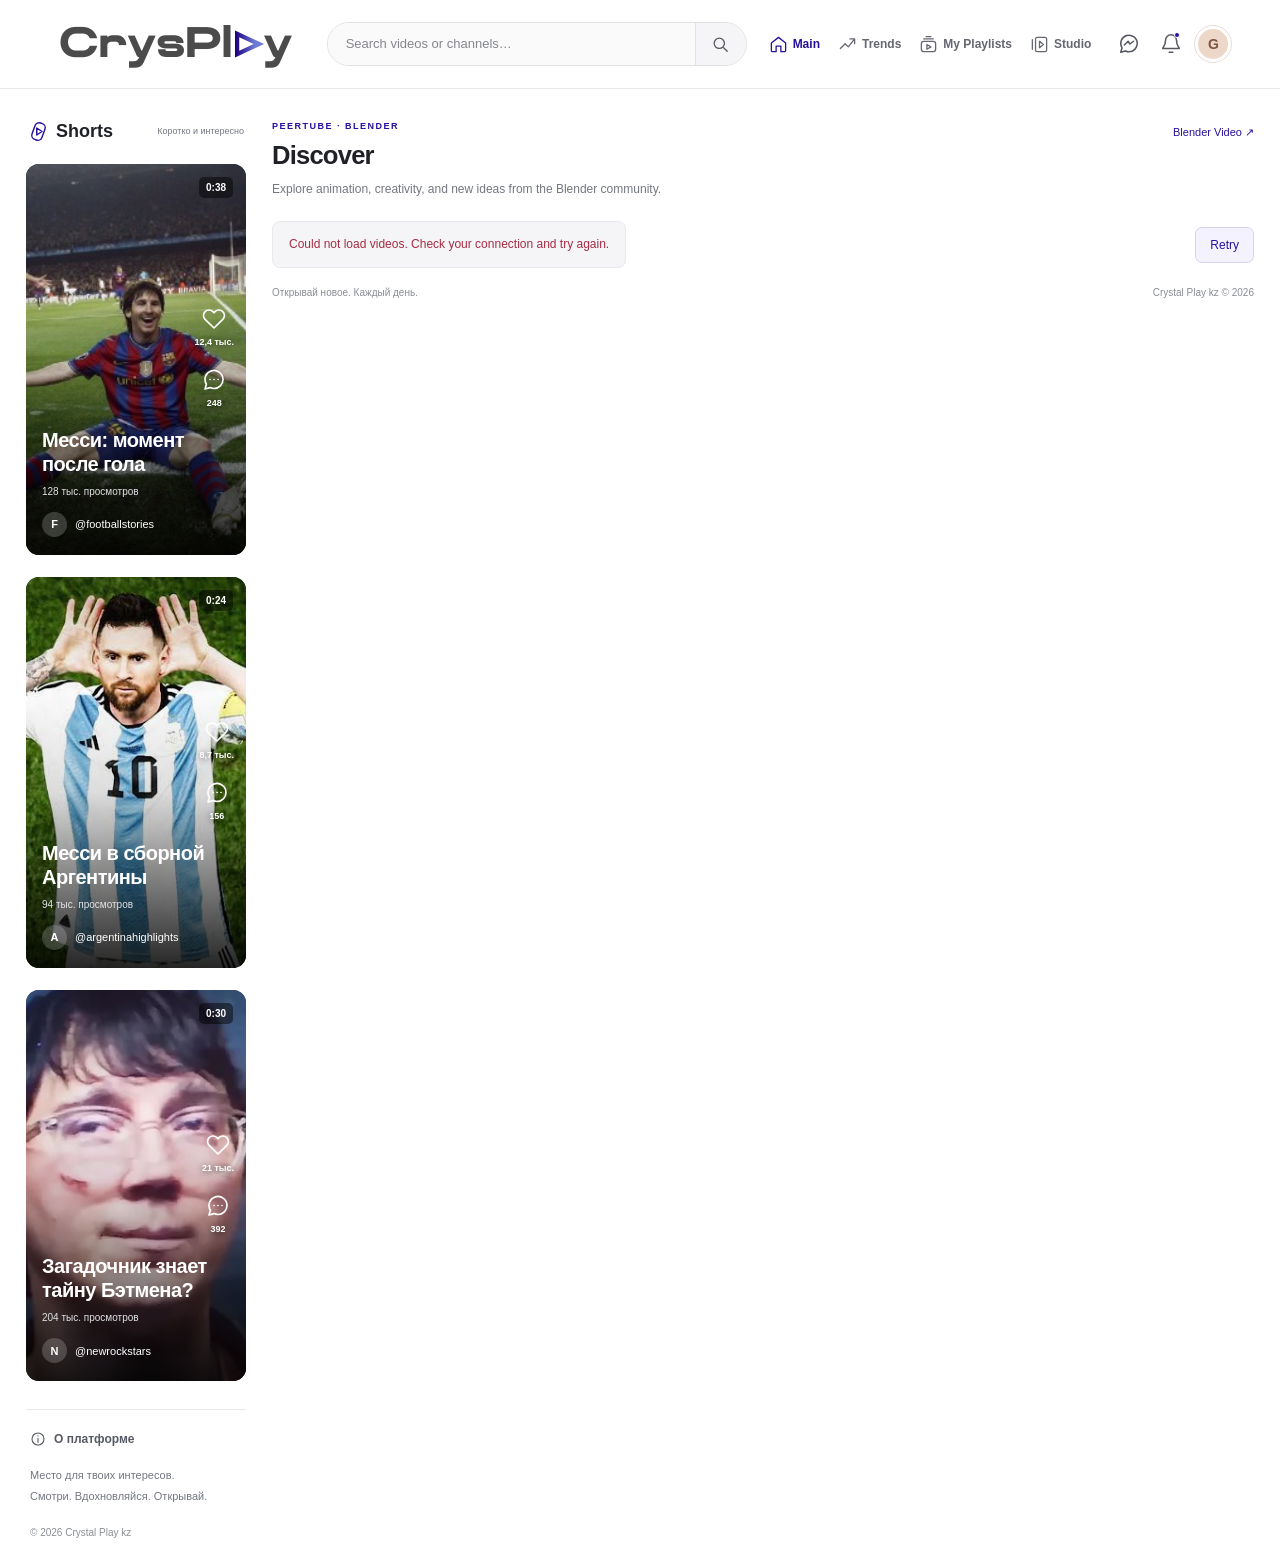
<file: index.html>
<!DOCTYPE html>
<html lang="ru">
  <head>
    <meta charset="UTF-8">
    <meta name="viewport" content="width=device-width, initial-scale=1.0">
    <meta name="description" content="CrysPlay — discover videos from the Blender community.">
    <title>CrysPlay — Discover</title>
    <link rel="icon" type="image/png" href="assets/general/favicon.png">
    <link rel="stylesheet" href="assets/vendor/bootstrap/bootstrap.min.css">
    <link rel="stylesheet" href="assets/css/style.css">
    <link rel="stylesheet" href="assets/css/playlists.css">
    <script src="assets/js/user-state.js" defer></script>
    <script src="assets/js/app-data.js" defer></script>
    <script src="assets/js/video.js" defer></script>
    <script src="assets/js/playlists.js" defer></script>
    <script src="assets/js/feed.js" defer></script>
    <script src="assets/js/discover.js" defer></script>
  </head>
  <body>
    <!-- Общие иконки: SVG без сторонних шрифтов и JavaScript. -->
    <svg class="icon-library" xmlns="http://www.w3.org/2000/svg" aria-hidden="true">
      <defs>
        <symbol id="icon-home" viewBox="0 0 24 24"><path d="m3 10 9-7 9 7v10a1 1 0 0 1-1 1h-5v-7H9v7H4a1 1 0 0 1-1-1Z"/></symbol>
        <symbol id="icon-trending" viewBox="0 0 24 24"><path d="m3 17 6-6 4 4 8-10M15 5h6v6"/></symbol>
        <symbol id="icon-subscriptions" viewBox="0 0 24 24"><rect x="3" y="8" width="18" height="13" rx="3"/><path d="M6 5h12M9 2h6m-5 10 5 3-5 3Z"/></symbol>
        <symbol id="icon-library" viewBox="0 0 24 24"><rect x="7" y="3" width="14" height="18" rx="2"/><path d="M3 6v12m9-10 5 4-5 4Z"/></symbol>
        <symbol id="icon-search" viewBox="0 0 24 24"><circle cx="10.5" cy="10.5" r="6.5"/><path d="m16 16 4.5 4.5"/></symbol>
        <symbol id="icon-messenger" viewBox="0 0 24 24"><path d="M21 11.5a9 9 0 0 1-9 9 10 10 0 0 1-4-.9L3 21l1.4-4.7A9 9 0 1 1 21 11.5Z"/><path d="m7 13 4-4 2 3 4-3"/></symbol>
        <symbol id="icon-bell" viewBox="0 0 24 24"><path d="M18 8a6 6 0 0 0-12 0c0 7-3 7-3 9h18c0-2-3-2-3-9M10 21h4"/></symbol>
        <symbol id="icon-info" viewBox="0 0 24 24"><circle cx="12" cy="12" r="9"/><path d="M12 11v6m0-10v.5"/></symbol>
        <symbol id="icon-play" viewBox="0 0 24 24"><path d="m9 5 11 7-11 7Z"/></symbol>
        <symbol id="icon-shorts" viewBox="0 0 24 24"><rect x="6" y="2" width="12" height="20" rx="5" transform="rotate(20 12 12)"/><path d="m10 8 6 4-6 4Z"/></symbol>
        <symbol id="icon-heart" viewBox="0 0 24 24"><path d="M20.8 4.6a5.5 5.5 0 0 0-7.8 0L12 5.7l-1.1-1.1a5.5 5.5 0 0 0-7.8 7.8L12 21l8.8-8.6a5.5 5.5 0 0 0 0-7.8Z"/></symbol>
        <symbol id="icon-comment" viewBox="0 0 24 24"><path d="M21 11.5a9 9 0 0 1-9 9 10 10 0 0 1-4-.9L3 21l1.4-4.7A9 9 0 1 1 21 11.5Z"/><path d="M8 11.5h.1m3.9 0h.1m3.9 0h.1"/></symbol>
        <symbol id="icon-check" viewBox="0 0 24 24"><path d="m6 12 4 4 8-8"/></symbol>
      </defs>
    </svg>

    <header class="site-header" id="top">
            <div class="header-inner container-fluid">
                <a class="brand" href="index.html" aria-label="CrysPlay, video">
                <img src="assets/general/logo.png" alt="CrysPlay" class="logo">
                </a>
                <form class="search-form" role="search" aria-label="Search Video">
                <label class="visually-hidden" for="video-search">Search Video</label>
                <input class="form-control" id="video-search" type="search" placeholder="Search videos or channels…" maxlength="200" aria-controls="discover-grid">
                <button type="submit" class="search-button" aria-label="Find videos">
                    <svg class="icon" aria-hidden="true"><use href="#icon-search"/></svg>
                </button>
                </form>

                <nav class="main-nav" aria-label="main-nav">
                <ul class="list-unstyled mb-0">
                    <li><a href="index.html" class="nav-item is-current" aria-current="page"><svg class="icon" aria-hidden="true"><use href="#icon-home"/></svg><span>Main</span></a></li>
                    <li><span class="nav-item" aria-disabled="true"><svg class="icon" aria-hidden="true"><use href="#icon-trending"/></svg><span>Trends</span></span></li>
                    <li><a class="nav-item" href="playlists/index.html"><svg class="icon" aria-hidden="true"><use href="#icon-subscriptions"/></svg><span>My Playlists</span></a></li>
                    <li><a class="nav-item" href="studio/index.html"><svg class="icon" aria-hidden="true"><use href="#icon-library"/></svg><span>Studio</span></a></li>
                </ul>
                </nav>

                <div class="header-actions d-flex align-items-center">
                <a class="icon-button messenger-button" href="messenger/index.html" aria-label="Messages"><svg class="icon" aria-hidden="true"><use href="#icon-messenger"/></svg></a>
                <button class="icon-button notification-button" type="button" aria-label="Notifications" disabled><svg class="icon" aria-hidden="true"><use href="#icon-bell"/></svg><span class="notification-dot"></span></button>
                <a class="profile-avatar" href="login/index.html" aria-label="Войти в аккаунт">А</a>
                </div>
            </div>
        </header>

    <div class="page-layout container-fluid">
      <aside class="sidebar" aria-labelledby="shorts-heading">
        <div class="sidebar-heading"><h2 id="shorts-heading"><svg class="icon shorts-icon" aria-hidden="true"><use href="#icon-shorts"/></svg>Shorts</h2><span class="shorts-subtitle">Коротко и интересно</span></div>
        <!-- Вертикальные превью Shorts: статический интерфейс без воспроизведения. -->
        <div class="shorts-list">
          <article class="short-card" data-short-id="barcelona-goal">
            <img src="assets/images/messi-barcelona.jpg" alt="Лионель Месси празднует гол в форме Барселоны" width="550" height="310">
            <span class="short-duration">0:38</span>
            <div class="short-actions" aria-label="Статистика Shorts">
              <span><svg class="icon" aria-hidden="true"><use href="#icon-heart"/></svg><span data-short-stat="likes">12,4 тыс.</span><span class="visually-hidden">отметок нравится</span></span>
              <span><svg class="icon" aria-hidden="true"><use href="#icon-comment"/></svg><span data-short-stat="comments">248</span><span class="visually-hidden">комментариев</span></span>
            </div>
            <div class="short-content">
              <h3>Месси: момент<br>после гола</h3>
              <p><span data-short-stat="views">128 тыс.</span> просмотров</p>
              <div class="short-author"><span class="mini-avatar">F</span><span>@footballstories</span></div>
            </div>
          </article>
          <article class="short-card" data-short-id="argentina-short">
            <img src="assets/images/messi-argentina.jpg" alt="Лионель Месси в форме сборной Аргентины" width="739" height="415" loading="lazy">
            <span class="short-duration">0:24</span>
            <div class="short-actions" aria-label="Статистика Shorts">
              <span><svg class="icon" aria-hidden="true"><use href="#icon-heart"/></svg><span data-short-stat="likes">8,7 тыс.</span><span class="visually-hidden">отметок нравится</span></span>
              <span><svg class="icon" aria-hidden="true"><use href="#icon-comment"/></svg><span data-short-stat="comments">156</span><span class="visually-hidden">комментариев</span></span>
            </div>
            <div class="short-content">
              <h3>Месси в сборной<br>Аргентины</h3>
              <p><span data-short-stat="views">94 тыс.</span> просмотров</p>
              <div class="short-author"><span class="mini-avatar">A</span><span>@argentinahighlights</span></div>
            </div>
          </article>
          <article class="short-card" data-short-id="riddler-short">
            <img src="assets/images/vid3.webp" alt="Загадочник из фильма «Бэтмен»" width="800" height="450" loading="lazy">
            <span class="short-duration">0:30</span>
            <div class="short-actions" aria-label="Статистика Shorts">
              <span><svg class="icon" aria-hidden="true"><use href="#icon-heart"/></svg><span data-short-stat="likes">21 тыс.</span><span class="visually-hidden">отметок нравится</span></span>
              <span><svg class="icon" aria-hidden="true"><use href="#icon-comment"/></svg><span data-short-stat="comments">392</span><span class="visually-hidden">комментариев</span></span>
            </div>
            <div class="short-content">
              <h3>Загадочник знает<br>тайну Бэтмена?</h3>
              <p><span data-short-stat="views">204 тыс.</span> просмотров</p>
              <div class="short-author"><span class="mini-avatar">N</span><span>@newrockstars</span></div>
            </div>
          </article>
        </div>
        <footer class="sidebar-footer">
          <span class="about-link" aria-disabled="true"><svg class="icon" aria-hidden="true"><use href="#icon-info"/></svg>О платформе</span>
          <p>Место для твоих интересов.<br>Смотри. Вдохновляйся. Открывай.</p>
          <small>© 2026 Crystal Play kz</small>
        </footer>
      </aside>

      <main class="main-content" id="main-content">
        <section class="discover-section" id="discover" aria-labelledby="discover-heading">
          <div class="discover-heading">
            <div><p class="discover-eyebrow">PEERTUBE · BLENDER</p><h1 id="discover-heading">Discover</h1><p>Explore animation, creativity, and new ideas from the Blender community.</p></div>
            <a class="discover-source" href="https://video.blender.org" target="_blank" rel="noopener noreferrer">Blender Video ↗</a>
          </div>
          <div class="discover-toolbar">
            <p class="discover-status" id="discover-status" role="status" aria-live="polite" aria-atomic="true" data-state="loading">Loading videos from Blender…</p>
            <button class="discover-retry" id="discover-retry" type="button" aria-controls="discover-grid" hidden>Retry</button>
          </div>
          <p class="discover-feedback" id="discover-feedback" role="status" aria-live="polite" hidden></p>
          <div class="video-grid row row-cols-1 row-cols-md-2 row-cols-lg-3" id="discover-grid" aria-busy="true"></div>
        </section>
        <noscript><p>Enable JavaScript to search and load videos from Discover.</p></noscript>
        <footer class="main-footer d-flex justify-content-between"><span>Открывай новое. Каждый день.</span><span>Crystal Play kz © 2026</span></footer>
      </main>
    </div>
    <template id="video-card-template">
      <div class="col">
        <article class="video-card">
          <a class="video-link">
            <div class="video-thumbnail">
              <img width="720" height="405" loading="lazy" alt="">
              <span class="duration"></span>
            </div>
            <div class="video-details">
              <span class="channel-avatar" aria-hidden="true"></span>
              <div class="video-text"><h2></h2><p class="channel-name"></p><p class="video-stats"></p></div>
            </div>
          </a>
          <div class="video-card-actions">
            <button class="save-video" type="button" aria-pressed="false">+ Смотреть позже</button>
            <button class="share-video" type="button">Отправить в чат</button>
          </div>
        </article>
      </div>
    </template>
  </body>
</html>
</file>
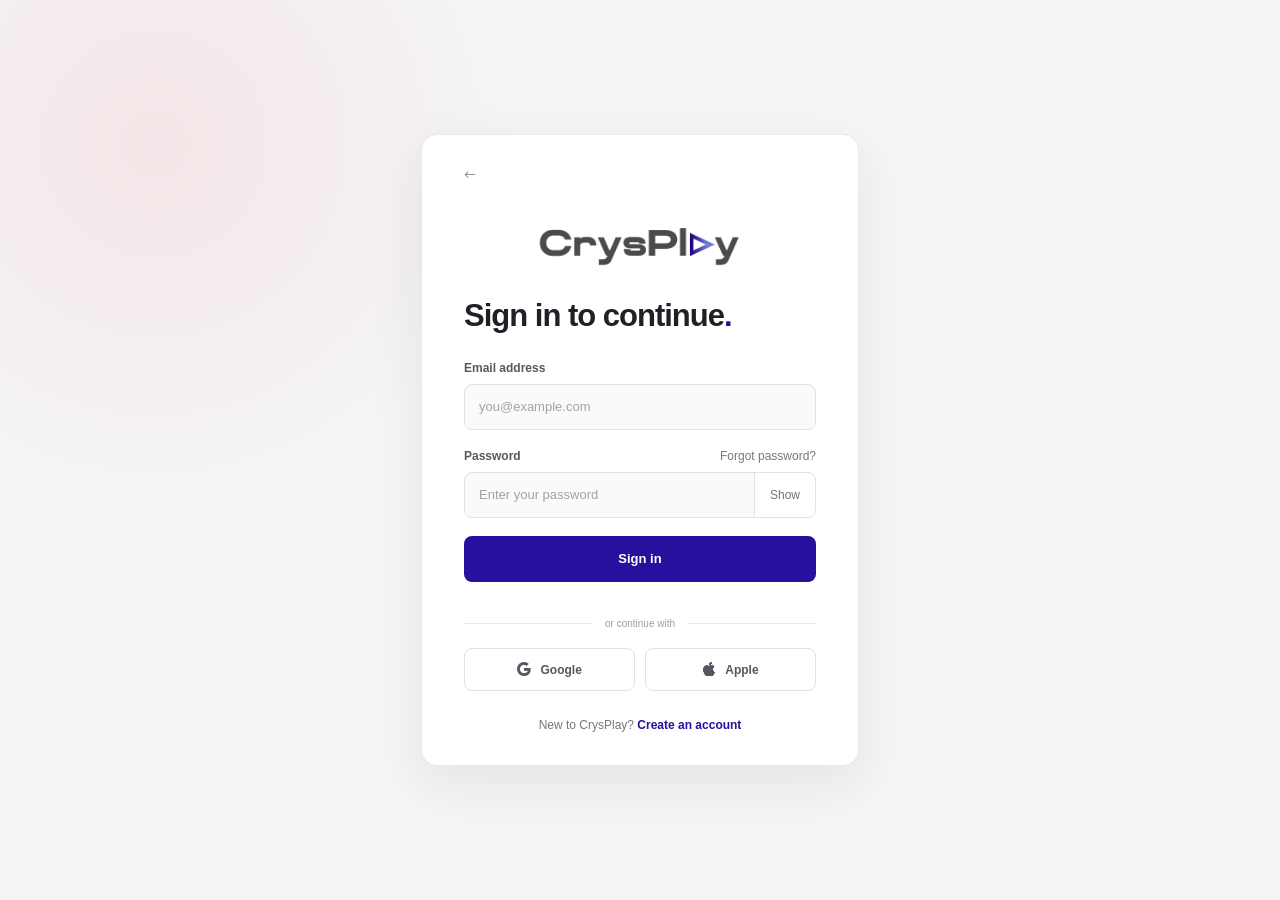
<file: login/index.html>
<!DOCTYPE html>
<html lang="en">
<head>
    <meta charset="UTF-8">
    <meta name="viewport" content="width=device-width, initial-scale=1.0">
    <meta name="description" content="Sign in to CrysPlay">
    <link rel="icon" type="favicon" href="../assets/general/favicon.png">
    <link href="https://cdn.jsdelivr.net/npm/bootstrap@5.0.2/dist/css/bootstrap.min.css" rel="stylesheet">
    <link href="https://cdn.jsdelivr.net/npm/bootstrap-icons@1.9.1/font/bootstrap-icons.css" rel="stylesheet">
    <link rel="stylesheet" href="styles.css">
    <title>Sign In | CrysPlay</title>
    <script src="https://code.jquery.com/jquery-3.7.1.min.js" defer></script>
    <script src="../assets/js/user-state.js" defer></script>
    <script src="script.js" defer></script>
</head>
<body>
    <main class="login-shell">
        <section class="login-card" aria-labelledby="login-title">
            <a class="back-link" href="../index.html"><i class="bi bi-arrow-left" aria-hidden="true"></i></a>
            <div class="brand-lockup">
                <img src="../assets/general/logo.png" class="logo" alt="CrysPlay">
            </div>
            <div class="login-heading">
                <h1 id="login-title">Sign in to continue<span>.</span></h1>
            </div>
            <form class="signin-form needs-validation" novalidate>
                <div class="form-group">
                    <label for="email" class="form-label">Email address</label>
                    <input id="email" name="email" type="email" class="form-control" autocomplete="email" placeholder="you@example.com" aria-describedby="email-error" required>
                    <div id="email-error" class="invalid-feedback" aria-live="polite"></div>
                </div>
                <div class="form-group">
                    <div class="password-label-row">
                        <label for="password" class="form-label">Password</label>
                        <a class="small-link">Forgot password?</a>
                    </div>
                    <div class="input-group has-validation">
                        <input id="password" name="password" type="password" class="form-control" autocomplete="current-password" placeholder="Enter your password" required>
                        <button id="toggle-password" type="button" class="btn btn-outline-secondary password-toggle">Show</button>
                        <div id="password-error" class="invalid-feedback"></div>
                    </div>
                </div>
                <button type="submit" class="btn btn-primary submit-button">Sign in</button>
                <p id="login-status" role="status" class="mb-0"></p>
                <div class="divider" aria-hidden="true"><span>or continue with</span></div>
                <div class="social-actions">
                    <button type="button" class="btn social-button"><i class="bi bi-google" aria-hidden="true"></i> Google</button>
                    <button type="button" class="btn social-button"><i class="bi bi-apple" aria-hidden="true"></i> Apple</button>
                </div>
            </form>
            <p class="signup-prompt">New to CrysPlay? <a class="small-link">Create an account</a></p>
        </section>
    </main>
</body>
</html>
</file>
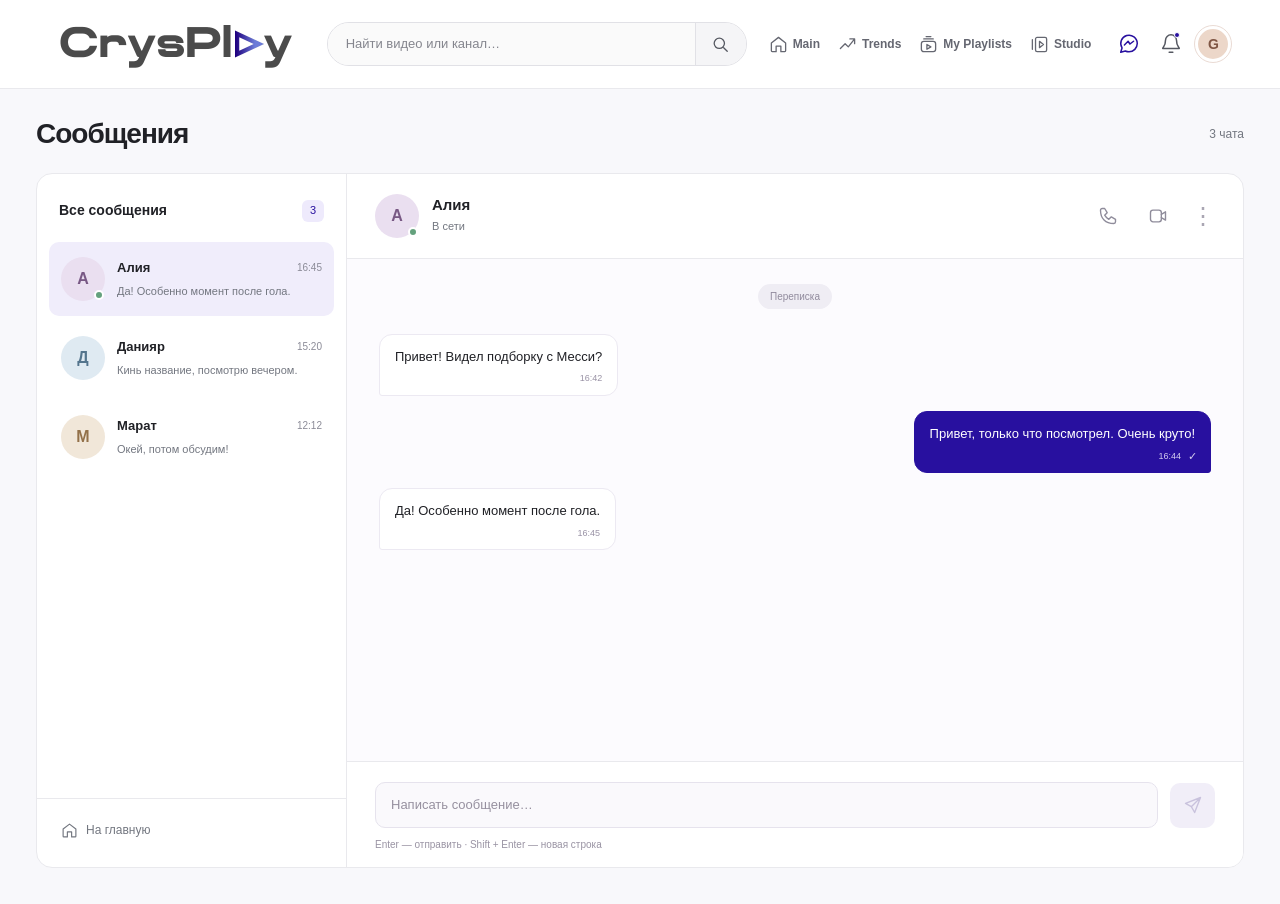
<file: messenger/index.html>
<!DOCTYPE html>
<html lang="ru">
  <head>
    <meta charset="UTF-8">
    <meta name="viewport" content="width=device-width, initial-scale=1.0">
    <meta name="description" content="Сообщения CrysPlay — переписка с друзьями о видео и любимых каналах.">
    <title>Сообщения | CrysPlay</title>
    <link rel="icon" type="image/png" href="../assets/general/favicon.png">
    <link rel="stylesheet" href="../assets/vendor/bootstrap/bootstrap.min.css">
    <link rel="stylesheet" href="../assets/css/style.css">
    <link rel="stylesheet" href="styles.css">
    <script src="../assets/js/user-state.js" defer></script>
    <script src="../assets/js/app-data.js" defer></script>
    <script src="messenger.js" defer></script>
  </head>
  <body class="messenger-page">
    <!-- Общая шапка и SVG-иконки вставляются из главной страницы. -->
    <svg class="icon-library" xmlns="http://www.w3.org/2000/svg" aria-hidden="true">
      <defs>
        <symbol id="icon-home" viewBox="0 0 24 24"><path d="m3 10 9-7 9 7v10a1 1 0 0 1-1 1h-5v-7H9v7H4a1 1 0 0 1-1-1Z"/></symbol>
        <symbol id="icon-trending" viewBox="0 0 24 24"><path d="m3 17 6-6 4 4 8-10M15 5h6v6"/></symbol>
        <symbol id="icon-subscriptions" viewBox="0 0 24 24"><rect x="3" y="8" width="18" height="13" rx="3"/><path d="M6 5h12M9 2h6m-5 10 5 3-5 3Z"/></symbol>
        <symbol id="icon-library" viewBox="0 0 24 24"><rect x="7" y="3" width="14" height="18" rx="2"/><path d="M3 6v12m9-10 5 4-5 4Z"/></symbol>
        <symbol id="icon-search" viewBox="0 0 24 24"><circle cx="10.5" cy="10.5" r="6.5"/><path d="m16 16 4.5 4.5"/></symbol>
        <symbol id="icon-messenger" viewBox="0 0 24 24"><path d="M21 11.5a9 9 0 0 1-9 9 10 10 0 0 1-4-.9L3 21l1.4-4.7A9 9 0 1 1 21 11.5Z"/><path d="m7 13 4-4 2 3 4-3"/></symbol>
        <symbol id="icon-bell" viewBox="0 0 24 24"><path d="M18 8a6 6 0 0 0-12 0c0 7-3 7-3 9h18c0-2-3-2-3-9M10 21h4"/></symbol>
        <symbol id="icon-info" viewBox="0 0 24 24"><circle cx="12" cy="12" r="9"/><path d="M12 11v6m0-10v.5"/></symbol>
        <symbol id="icon-play" viewBox="0 0 24 24"><path d="m9 5 11 7-11 7Z"/></symbol>
        <symbol id="icon-shorts" viewBox="0 0 24 24"><rect x="6" y="2" width="12" height="20" rx="5" transform="rotate(20 12 12)"/><path d="m10 8 6 4-6 4Z"/></symbol>
        <symbol id="icon-heart" viewBox="0 0 24 24"><path d="M20.8 4.6a5.5 5.5 0 0 0-7.8 0L12 5.7l-1.1-1.1a5.5 5.5 0 0 0-7.8 7.8L12 21l8.8-8.6a5.5 5.5 0 0 0 0-7.8Z"/></symbol>
        <symbol id="icon-comment" viewBox="0 0 24 24"><path d="M21 11.5a9 9 0 0 1-9 9 10 10 0 0 1-4-.9L3 21l1.4-4.7A9 9 0 1 1 21 11.5Z"/><path d="M8 11.5h.1m3.9 0h.1m3.9 0h.1"/></symbol>
        <symbol id="icon-check" viewBox="0 0 24 24"><path d="m6 12 4 4 8-8"/></symbol>
      <symbol id="icon-phone" viewBox="0 0 24 24"><path d="m8 3 3 5-3 3a14 14 0 0 0 5 5l3-3 5 3v3a2 2 0 0 1-2 2C9 21 3 15 3 5a2 2 0 0 1 2-2Z"/></symbol>
        <symbol id="icon-video-call" viewBox="0 0 24 24"><rect x="3" y="5" width="13" height="14" rx="3"/><path d="m16 10 5-3v10l-5-3"/></symbol>
        <symbol id="icon-send" viewBox="0 0 24 24"><path d="m21 3-7 18-4-7-7-4Zm0 0L10 14"/></symbol>
      </defs>
    </svg>

    <header class="site-header" id="top">
            <div class="header-inner container-fluid">
                <a class="brand" href="../index.html" aria-label="CrysPlay, video">
                <img src="../assets/general/logo.png" alt="CrysPlay" class="logo">
                </a>
                <form class="search-form" role="search" aria-label="Search Video">
                <label class="visually-hidden" for="video-search">Search Video</label>
                <input class="form-control" id="video-search" type="search" placeholder="Найти видео или канал…" maxlength="200">
                <button type="submit" class="search-button" aria-label="Найти видео">
                    <svg class="icon" aria-hidden="true"><use href="#icon-search"/></svg>
                </button>
                </form>

                <nav class="main-nav" aria-label="main-nav">
                <ul class="list-unstyled mb-0">
                    <li><a href="../index.html" class="nav-item"><svg class="icon" aria-hidden="true"><use href="#icon-home"/></svg><span>Main</span></a></li>
                    <li><span class="nav-item" aria-disabled="true"><svg class="icon" aria-hidden="true"><use href="#icon-trending"/></svg><span>Trends</span></span></li>
                    <li><a class="nav-item" href="../playlists/index.html"><svg class="icon" aria-hidden="true"><use href="#icon-subscriptions"/></svg><span>My Playlists</span></a></li>
                    <li><a class="nav-item" href="../studio/index.html"><svg class="icon" aria-hidden="true"><use href="#icon-library"/></svg><span>Studio</span></a></li>
                </ul>
                </nav>

                <div class="header-actions d-flex align-items-center">
                <a class="icon-button messenger-button is-current" aria-current="page" href="index.html" aria-label="Messages"><svg class="icon" aria-hidden="true"><use href="#icon-messenger"/></svg></a>
                <button class="icon-button notification-button" type="button" aria-label="Notifications" disabled><svg class="icon" aria-hidden="true"><use href="#icon-bell"/></svg><span class="notification-dot"></span></button>
                <a class="profile-avatar" href="../login/index.html" aria-label="Войти в аккаунт">А</a>
                </div>
            </div>
        </header>

    <main class="messenger-shell container-fluid">
      <div class="messenger-heading d-flex align-items-center justify-content-between">
        <h1>Сообщения</h1>
        <span>3 чата</span>
      </div>

      <div class="messenger-layout">
        <aside class="chat-sidebar" aria-labelledby="chat-list-title">
          <div class="chat-sidebar-heading"><h2 id="chat-list-title">Все сообщения</h2><span class="chat-count">3</span></div>
          <nav aria-label="Выбор переписки">
            <ul class="chat-list list-unstyled mb-0">
              <li>
                <button class="chat-contact is-active" type="button" data-chat="aliya" aria-pressed="true">
                  <span class="contact-avatar avatar-aliya" aria-hidden="true">А<span class="online-dot"></span></span>
                  <span class="contact-details"><span class="contact-topline"><strong>Алия</strong><time class="contact-time">16:45</time></span><span class="contact-preview">Да! Особенно момент после гола.</span></span>
                </button>
              </li>
              <li>
                <button class="chat-contact" type="button" data-chat="daniyar" aria-pressed="false">
                  <span class="contact-avatar avatar-daniyar" aria-hidden="true">Д</span>
                  <span class="contact-details"><span class="contact-topline"><strong>Данияр</strong><time class="contact-time">15:20</time></span><span class="contact-preview">Кинь название, посмотрю вечером.</span></span>
                </button>
              </li>
              <li>
                <button class="chat-contact" type="button" data-chat="marat" aria-pressed="false">
                  <span class="contact-avatar avatar-marat" aria-hidden="true">М</span>
                  <span class="contact-details"><span class="contact-topline"><strong>Марат</strong><time class="contact-time">12:12</time></span><span class="contact-preview">Окей, потом обсудим!</span></span>
                </button>
              </li>
            </ul>
          </nav>
          <div class="chat-sidebar-footer"><a href="../index.html"><svg class="icon" aria-hidden="true"><use href="#icon-home"/></svg>На главную</a></div>
        </aside>

        <section class="conversation" aria-labelledby="conversation-title">
          <header class="conversation-header">
            <span class="contact-avatar avatar-aliya" id="conversation-avatar" aria-hidden="true">А<span class="online-dot"></span></span>
            <div class="conversation-contact"><h2 id="conversation-title">Алия</h2><p id="conversation-status">В сети</p></div>
            <div class="conversation-actions">
              <button class="conversation-icon-button" type="button" disabled aria-label="Аудиозвонок недоступен" title="Звонки пока недоступны"><svg class="icon" aria-hidden="true"><use href="#icon-phone"/></svg></button>
              <button class="conversation-icon-button" type="button" disabled aria-label="Видеозвонок недоступен" title="Видеозвонки пока недоступны"><svg class="icon" aria-hidden="true"><use href="#icon-video-call"/></svg></button>
              <span class="conversation-more" aria-hidden="true">⋮</span>
            </div>
          </header>

          <div class="message-list" id="message-list" role="log" aria-label="Сообщения в выбранном чате" aria-live="polite" aria-relevant="additions" tabindex="0">
            <span class="conversation-date">Сегодня</span>
            <article class="message"><p>Привет! Видел подборку с Месси?</p><time>16:42</time></article>
            <article class="message message-own"><p>Привет, только что посмотрел. Очень круто!</p><time>16:44</time><span class="message-check" aria-label="Сохранено">✓</span></article>
            <article class="message"><p>Да! Особенно момент после гола.</p><time>16:45</time></article>
          </div>

          <form class="message-composer" id="message-form" aria-label="Написать сообщение">
            <div class="composer-controls">
              <label class="visually-hidden" for="message-input">Текст сообщения</label>
              <textarea class="form-control" id="message-input" name="message" rows="1" maxlength="2000" placeholder="Написать сообщение…" aria-describedby="composer-hint" required></textarea>
              <button class="send-button btn" id="send-button" type="submit" aria-label="Отправить сообщение" disabled><svg class="icon" aria-hidden="true"><use href="#icon-send"/></svg></button>
            </div>
            <p class="composer-hint" id="composer-hint">Enter — отправить · Shift + Enter — новая строка</p>
            <noscript><p class="composer-hint">Для отправки сообщений включи JavaScript в браузере.</p></noscript>
          </form>
        </section>
      </div>
    </main>

    <template id="message-template">
      <article class="message"><p></p><time></time><span class="message-check" aria-label="Сохранено">✓</span></article>
    </template>
  </body>
</html>
</file>
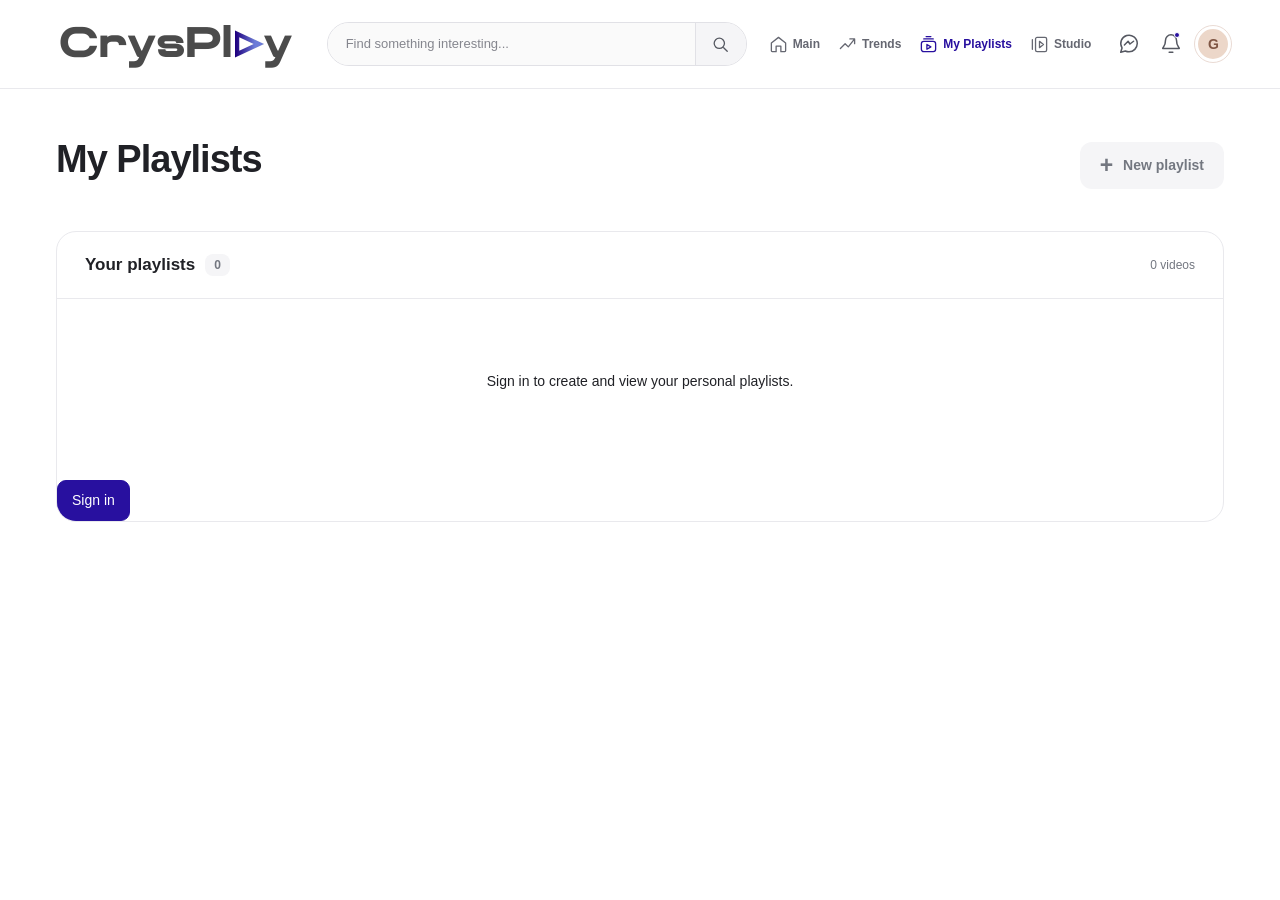
<file: playlists/index.html>
<!DOCTYPE html>
<html lang="en">
<head>
  <meta charset="UTF-8">
  <meta name="viewport" content="width=device-width, initial-scale=1.0">
  <meta name="description" content="Your personal video collections on CrysPlay.">
  <title>My Playlists - CrysPlay</title>
  <link rel="icon" type="image/png" href="../assets/general/favicon.png">
  <link rel="stylesheet" href="../assets/vendor/bootstrap/bootstrap.min.css">
  <link rel="stylesheet" href="../assets/css/style.css">
  <link rel="stylesheet" href="styles.css">
  <link rel="stylesheet" href="../assets/css/playlists.css">
  <script src="../assets/js/user-state.js" defer></script>
  <script src="../assets/js/video.js" defer></script>
  <script src="../assets/js/playlists.js" defer></script>
  <script src="script.js" defer></script>
</head>
<body>
<svg class="icon-library" xmlns="http://www.w3.org/2000/svg" aria-hidden="true">
      <defs>
        <symbol id="icon-home" viewBox="0 0 24 24"><path d="m3 10 9-7 9 7v10a1 1 0 0 1-1 1h-5v-7H9v7H4a1 1 0 0 1-1-1Z"/></symbol>
        <symbol id="icon-trending" viewBox="0 0 24 24"><path d="m3 17 6-6 4 4 8-10M15 5h6v6"/></symbol>
        <symbol id="icon-subscriptions" viewBox="0 0 24 24"><rect x="3" y="8" width="18" height="13" rx="3"/><path d="M6 5h12M9 2h6m-5 10 5 3-5 3Z"/></symbol>
        <symbol id="icon-library" viewBox="0 0 24 24"><rect x="7" y="3" width="14" height="18" rx="2"/><path d="M3 6v12m9-10 5 4-5 4Z"/></symbol>
        <symbol id="icon-search" viewBox="0 0 24 24"><circle cx="10.5" cy="10.5" r="6.5"/><path d="m16 16 4.5 4.5"/></symbol>
        <symbol id="icon-messenger" viewBox="0 0 24 24"><path d="M21 11.5a9 9 0 0 1-9 9 10 10 0 0 1-4-.9L3 21l1.4-4.7A9 9 0 1 1 21 11.5Z"/><path d="m7 13 4-4 2 3 4-3"/></symbol>
        <symbol id="icon-bell" viewBox="0 0 24 24"><path d="M18 8a6 6 0 0 0-12 0c0 7-3 7-3 9h18c0-2-3-2-3-9M10 21h4"/></symbol>
        <symbol id="icon-info" viewBox="0 0 24 24"><circle cx="12" cy="12" r="9"/><path d="M12 11v6m0-10v.5"/></symbol>
        <symbol id="icon-play" viewBox="0 0 24 24"><path d="m9 5 11 7-11 7Z"/></symbol>
        <symbol id="icon-shorts" viewBox="0 0 24 24"><rect x="6" y="2" width="12" height="20" rx="5" transform="rotate(20 12 12)"/><path d="m10 8 6 4-6 4Z"/></symbol>
        <symbol id="icon-heart" viewBox="0 0 24 24"><path d="M20.8 4.6a5.5 5.5 0 0 0-7.8 0L12 5.7l-1.1-1.1a5.5 5.5 0 0 0-7.8 7.8L12 21l8.8-8.6a5.5 5.5 0 0 0 0-7.8Z"/></symbol>
        <symbol id="icon-comment" viewBox="0 0 24 24"><path d="M21 11.5a9 9 0 0 1-9 9 10 10 0 0 1-4-.9L3 21l1.4-4.7A9 9 0 1 1 21 11.5Z"/><path d="M8 11.5h.1m3.9 0h.1m3.9 0h.1"/></symbol>
        <symbol id="icon-check" viewBox="0 0 24 24"><path d="m6 12 4 4 8-8"/></symbol>
      </defs>
    </svg>
<header class="site-header" id="top">
            <div class="header-inner container-fluid">
                <a class="brand" href="../index.html" aria-label="CrysPlay, video">
                <img src="../assets/general/logo.png" alt="CrysPlay" class="logo">
                </a>
                <form class="search-form" role="search" aria-label="Search videos" action="../index.html">
          <label class="visually-hidden" for="video-search">Search videos</label>
          <input class="form-control" id="video-search" type="search" placeholder="Find something interesting..." disabled>
          <button class="search-button" type="button" aria-label="Search videos" disabled><svg class="icon" aria-hidden="true"><use href="#icon-search"/></svg></button>
        </form>

                <nav class="main-nav" aria-label="main-nav">
                <ul class="list-unstyled mb-0">
                    <li><a href="../index.html" class="nav-item"><svg class="icon" aria-hidden="true"><use href="#icon-home"/></svg><span>Main</span></a></li>
                    <li><span class="nav-item" aria-disabled="true"><svg class="icon" aria-hidden="true"><use href="#icon-trending"/></svg><span>Trends</span></span></li>
                    <li><a class="nav-item is-current" href="index.html" aria-current="page"><svg class="icon" aria-hidden="true"><use href="#icon-subscriptions"/></svg><span>My Playlists</span></a></li>
                    <li><a class="nav-item" href="../studio/index.html"><svg class="icon" aria-hidden="true"><use href="#icon-library"/></svg><span>Studio</span></a></li>
                </ul>
                </nav>

                <div class="header-actions d-flex align-items-center">
                <a class="icon-button messenger-button" href="../messenger/index.html" aria-label="Messages"><svg class="icon" aria-hidden="true"><use href="#icon-messenger"/></svg></a>
                <button class="icon-button notification-button" type="button" aria-label="Notifications" disabled><svg class="icon" aria-hidden="true"><use href="#icon-bell"/></svg><span class="notification-dot"></span></button>
                <a class="profile-avatar" href="../login/index.html" aria-label="Войти в аккаунт">А</a>
                </div>
            </div>
        </header>
  <main class="playlists-page" aria-labelledby="playlists-title">
    <div class="playlists-heading">
      <div>
        <h1 id="playlists-title">My Playlists</h1>
      </div>
      <button class="new-playlist-button" type="button" disabled><span aria-hidden="true">+</span> New playlist</button>
    </div>
    <p id="playlist-status" class="playlist-error" role="status"></p>
    <section class="playlist-library" aria-labelledby="library-heading">
      <div class="library-heading">
        <h2 id="library-heading">Your playlists <span class="playlist-count">0</span></h2>
        <span class="library-total">0 videos</span>
      </div>
      <div id="playlist-list" class="playlist-list">
        <div class="playlists-empty">
          <div class="empty-playlist-icon"><svg class="icon" aria-hidden="true"><use href="#icon-subscriptions"/></svg></div>
          <h3>No playlists yet</h3>
          <p>Keep your favorites together, from new discoveries to videos worth watching again.</p>
          <p id="playlist-availability" class="playlist-availability">Enable JavaScript to manage your playlists.</p>
          <a class="discover-link" href="../index.html#discover">Explore videos <span aria-hidden="true">&rarr;</span></a>
        </div>
      </div>
    </section>
  </main>
</body>
</html>
</file>
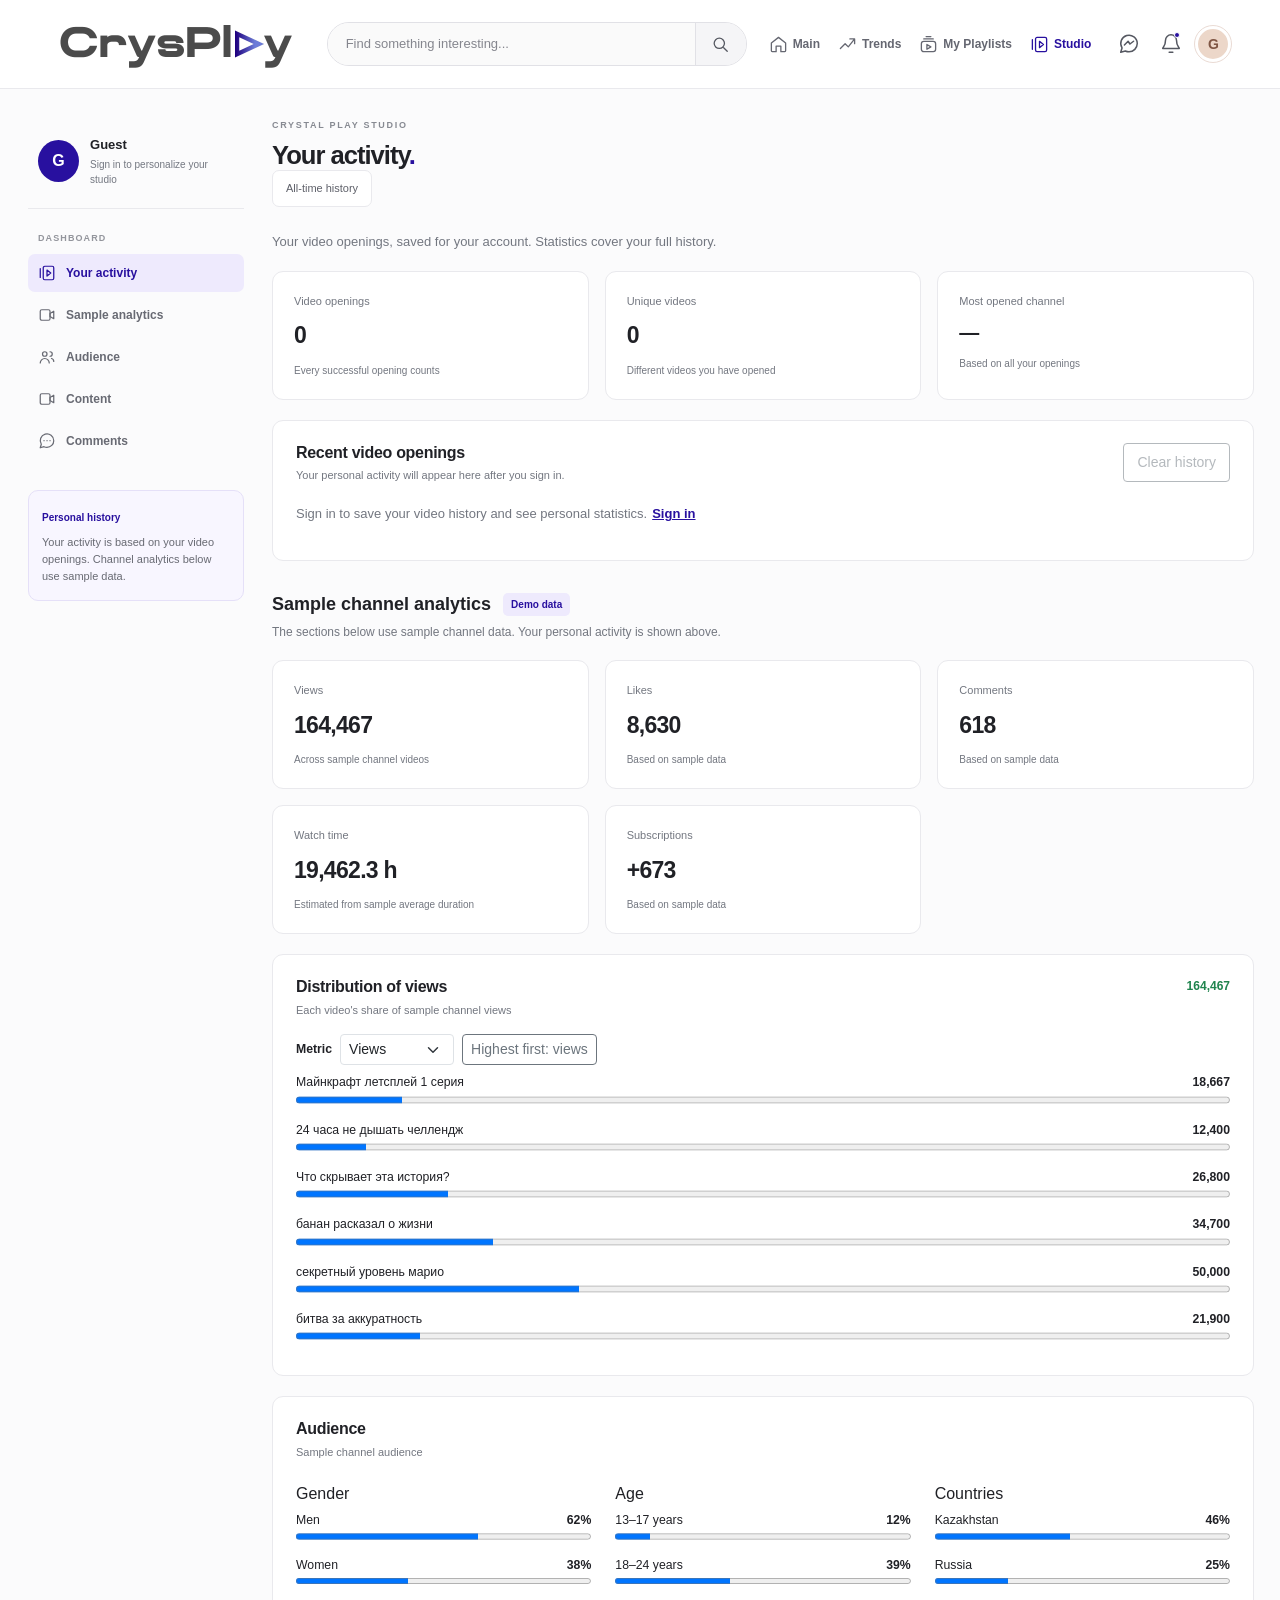
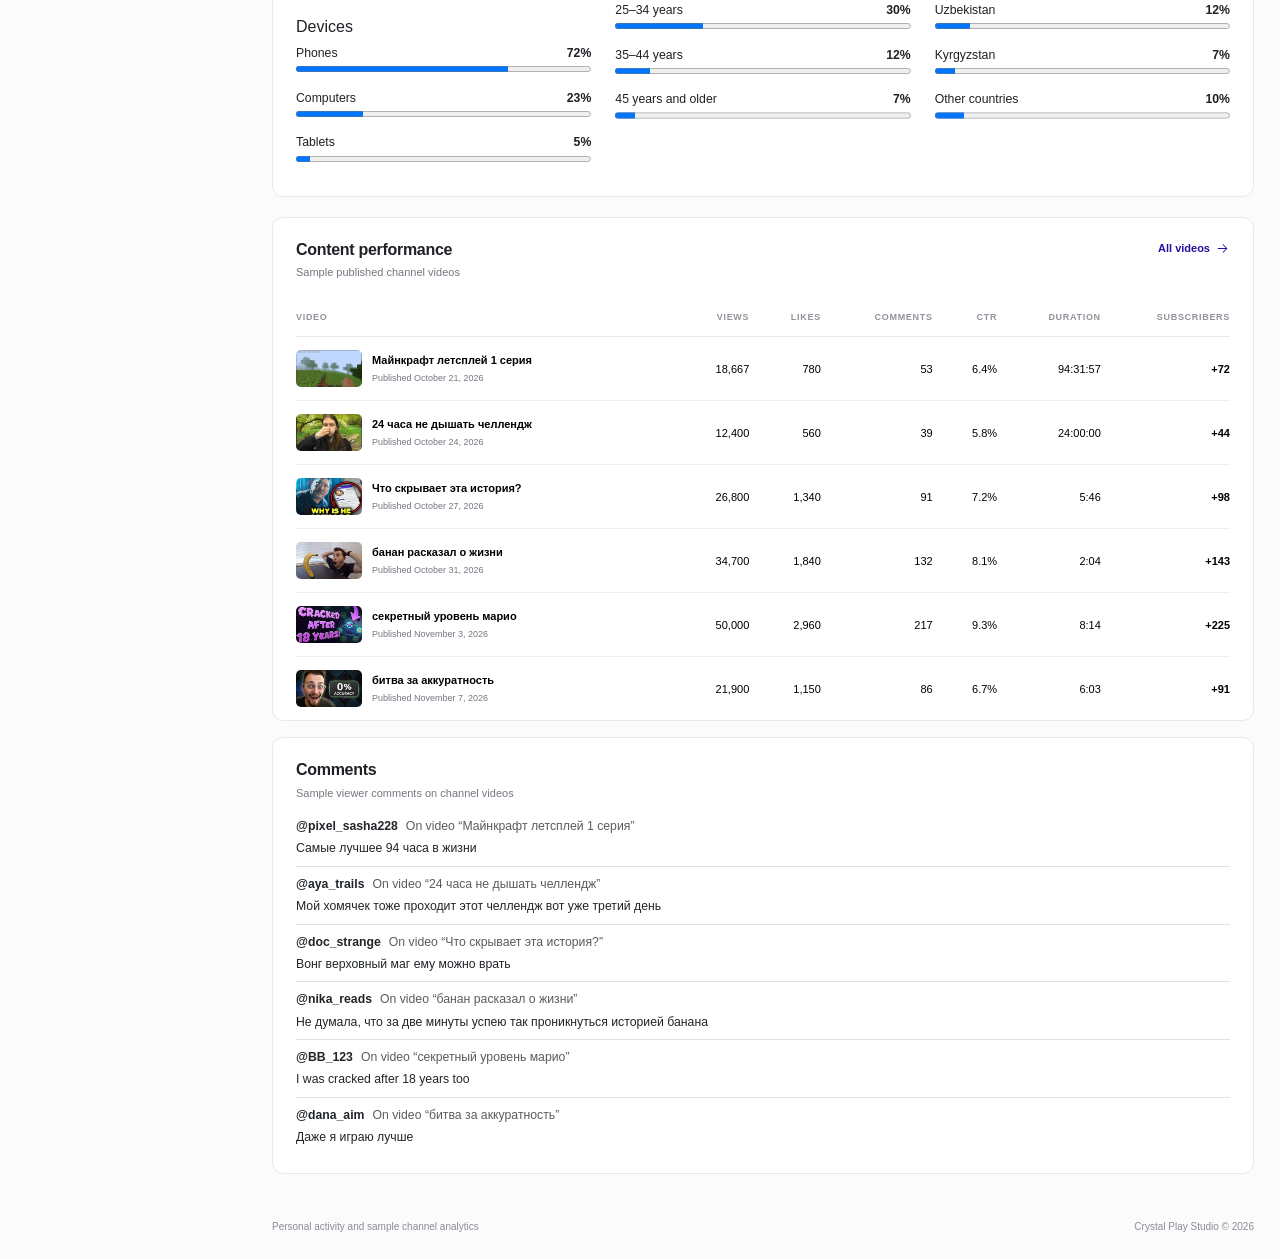
<file: studio/index.html>
<!DOCTYPE html>
<html lang="en">
  <head>
    <meta charset="UTF-8">
    <meta name="viewport" content="width=device-width, initial-scale=1.0">
    <meta name="description" content="CrysPlay Studio — your video history and personal activity statistics.">
    <title>CrysPlay Studio — Your Activity</title>
    <link rel="icon" type="image/svg+xml" href="../assets/icons/favicon.svg">
    <link rel="stylesheet" href="../assets/vendor/bootstrap/bootstrap.min.css">
    <link rel="stylesheet" href="../assets/css/style.css">
    <link rel="stylesheet" href="history.css">
    <script src="../assets/js/user-state.js" defer></script>
    <script src="../assets/js/video.js" defer></script>
    <script src="../assets/js/history.js" defer></script>
    <script src="history.js" defer></script>
    <script src="https://code.jquery.com/jquery-3.7.1.min.js" defer></script>
    <script type="application/json" id="studio-data">
    {
      "videos": [
        {
          "id": "minecraft-alpha",
          "title": "Майнкрафт летсплей 1 серия",
          "date": "2026-10-21",
          "thumbnail": "../assets/images/studio-minecraft-alpha.png",
          "views": 18667,
          "likes": 780,
          "comments": 53,
          "ctr": 6.4,
          "duration": "94:31:57",
          "averageSeconds": 582,
          "subscribers": 72
        },
        {
          "id": "forest-challenge",
          "title": "24 часа не дышать челлендж",
          "date": "2026-10-24",
          "thumbnail": "../assets/images/studio-forest-challenge.png",
          "views": 12400,
          "likes": 560,
          "comments": 39,
          "ctr": 5.8,
          "duration": "24:00:00",
          "averageSeconds": 621,
          "subscribers": 44
        },
        {
          "id": "thumbnail-investigation",
          "title": "Что скрывает эта история?",
          "date": "2026-10-27",
          "thumbnail": "../assets/images/studio-thumbnail-investigation.jpeg",
          "views": 26800,
          "likes": 1340,
          "comments": 91,
          "ctr": 7.2,
          "duration": "5:46",
          "averageSeconds": 346,
          "subscribers": 98
        },
        {
          "id": "banana-shock",
          "title": "банан расказал о жизни",
          "date": "2026-10-31",
          "thumbnail": "../assets/images/studio-banana-shock.png",
          "views": 34700,
          "likes": 1840,
          "comments": 132,
          "ctr": 8.1,
          "duration": "2:04",
          "averageSeconds": 276,
          "subscribers": 143
        },
        {
          "id": "mario-secret-level",
          "title": "секретный уровень марио",
          "date": "2026-11-03",
          "thumbnail": "../assets/images/studio-mario-secret-level.png",
          "views": 50000,
          "likes": 2960,
          "comments": 217,
          "ctr": 9.3,
          "duration": "8:14",
          "averageSeconds": 494,
          "subscribers": 225
        },
        {
          "id": "accuracy-battle",
          "title": "битва за аккуратность",
          "date": "2026-11-07",
          "thumbnail": "../assets/images/studio-accuracy-battle.png",
          "views": 21900,
          "likes": 1150,
          "comments": 86,
          "ctr": 6.7,
          "duration": "6:03",
          "averageSeconds": 363,
          "subscribers": 91
        }
      ],
      "audience": [
        [
          {
            "title": "Gender",
            "items": [
              {
                "label": "Men",
                "percent": 62
              },
              {
                "label": "Women",
                "percent": 38
              }
            ]
          },
          {
            "title": "Devices",
            "items": [
              {
                "label": "Phones",
                "percent": 72
              },
              {
                "label": "Computers",
                "percent": 23
              },
              {
                "label": "Tablets",
                "percent": 5
              }
            ]
          }
        ],
        [
          {
            "title": "Age",
            "items": [
              {
                "label": "13–17 years",
                "percent": 12
              },
              {
                "label": "18–24 years",
                "percent": 39
              },
              {
                "label": "25–34 years",
                "percent": 30
              },
              {
                "label": "35–44 years",
                "percent": 12
              },
              {
                "label": "45 years and older",
                "percent": 7
              }
            ]
          }
        ],
        [
          {
            "title": "Countries",
            "items": [
              {
                "label": "Kazakhstan",
                "percent": 46
              },
              {
                "label": "Russia",
                "percent": 25
              },
              {
                "label": "Uzbekistan",
                "percent": 12
              },
              {
                "label": "Kyrgyzstan",
                "percent": 7
              },
              {
                "label": "Other countries",
                "percent": 10
              }
            ]
          }
        ]
      ],
      "recentComments": [
        {
          "videoId": "minecraft-alpha",
          "author": "@pixel_sasha228",
          "text": "Самые лучшее 94 часа в жизни"
        },
        {
          "videoId": "forest-challenge",
          "author": "@aya_trails",
          "text": "Мой хомячек тоже проходит этот челлендж вот уже третий день"
        },
        {
          "videoId": "thumbnail-investigation",
          "author": "@doc_strange",
          "text": "Вонг верховный маг ему можно врать"
        },
        {
          "videoId": "banana-shock",
          "author": "@nika_reads",
          "text": "Не думала, что за две минуты успею так проникнуться историей банана"
        },
        {
          "videoId": "mario-secret-level",
          "author": "@BB_123",
          "text": "I was cracked after 18 years too"
        },
        {
          "videoId": "accuracy-battle",
          "author": "@dana_aim",
          "text": "Даже я играю лучше"
        }
      ]
    }
    </script>
    <script src="scirpt.js" defer></script>
  </head>
  <body class="studio-page">
    <svg class="icon-library" xmlns="http://www.w3.org/2000/svg" aria-hidden="true">
      <defs>
        <symbol id="icon-home" viewBox="0 0 24 24"><path d="m3 10 9-7 9 7v10a1 1 0 0 1-1 1h-5v-7H9v7H4a1 1 0 0 1-1-1Z"/></symbol>
        <symbol id="icon-trending" viewBox="0 0 24 24"><path d="m3 17 6-6 4 4 8-10M15 5h6v6"/></symbol>
        <symbol id="icon-subscriptions" viewBox="0 0 24 24"><rect x="3" y="8" width="18" height="13" rx="3"/><path d="M6 5h12M9 2h6m-5 10 5 3-5 3Z"/></symbol>
        <symbol id="icon-search" viewBox="0 0 24 24"><circle cx="10.5" cy="10.5" r="6.5"/><path d="m16 16 4.5 4.5"/></symbol>
        <symbol id="icon-messenger" viewBox="0 0 24 24"><path d="M21 11.5a9 9 0 0 1-9 9 10 10 0 0 1-4-.9L3 21l1.4-4.7A9 9 0 1 1 21 11.5Z"/><path d="m7 13 4-4 2 3 4-3"/></symbol>
        <symbol id="icon-bell" viewBox="0 0 24 24"><path d="M18 8a6 6 0 0 0-12 0c0 7-3 7-3 9h18c0-2-3-2-3-9M10 21h4"/></symbol>
        <symbol id="icon-library" viewBox="0 0 24 24"><rect x="7" y="3" width="14" height="18" rx="2"/><path d="M3 6v12m9-10 5 4-5 4Z"/></symbol>
        <symbol id="icon-video" viewBox="0 0 24 24"><rect x="3" y="5" width="13" height="14" rx="2"/><path d="m16 10 5-3v10l-5-3Z"/></symbol>
        <symbol id="icon-users" viewBox="0 0 24 24"><circle cx="9" cy="8" r="3"/><path d="M3 20c0-3.3 2.7-6 6-6s6 2.7 6 6M16 5a3 3 0 0 1 0 6m2 3a4 4 0 0 1 3 3.9"/></symbol>
        <symbol id="icon-comment" viewBox="0 0 24 24"><path d="M21 11.5a9 9 0 0 1-9 9 10 10 0 0 1-4-.9L3 21l1.4-4.7A9 9 0 1 1 21 11.5Z"/><path d="M8 11.5h.1m3.9 0h.1m3.9 0h.1"/></symbol>
        <symbol id="icon-arrow" viewBox="0 0 24 24"><path d="M5 12h14m-6-6 6 6-6 6"/></symbol>
      </defs>
    </svg>

    <header class="site-header" id="top">
      <div class="header-inner container-fluid">
        <a class="brand" href="../index.html" aria-label="CrysPlay home"><img src="../assets/general/logo.png" alt="CrysPlay" class="logo"></a>
        <form class="search-form" role="search" aria-label="Video search">
          <label class="visually-hidden" for="video-search">Video search</label>
          <input class="form-control" id="video-search" type="search" placeholder="Find something interesting..." disabled>
          <button type="button" class="search-button" aria-label="Find videos" disabled><svg class="icon"><use href="#icon-search"/></svg></button>
        </form>
        <nav class="main-nav" aria-label="Main navigation">
          <ul class="list-unstyled mb-0">
            <li><a href="../index.html" class="nav-item"><svg class="icon"><use href="#icon-home"/></svg><span>Main</span></a></li>
            <li><span class="nav-item" aria-disabled="true"><svg class="icon"><use href="#icon-trending"/></svg><span>Trends</span></span></li>
            <li><a class="nav-item" href="../playlists/index.html"><svg class="icon"><use href="#icon-subscriptions"/></svg><span>My Playlists</span></a></li>
            <li><a href="index.html" class="nav-item is-current" aria-current="page"><svg class="icon"><use href="#icon-library"/></svg><span>Studio</span></a></li>
          </ul>
        </nav>
        <div class="header-actions d-flex align-items-center">
                <a class="icon-button messenger-button" href="../messenger/index.html" aria-label="Messages"><svg class="icon" aria-hidden="true"><use href="#icon-messenger"/></svg></a>
                <button class="icon-button notification-button" type="button" aria-label="Notifications" disabled><svg class="icon" aria-hidden="true"><use href="#icon-bell"/></svg><span class="notification-dot"></span></button>
                <a class="profile-avatar" href="../login/index.html" aria-label="Sign in">G</a>
        </div>
      </div>
    </header>

    <div class="page-layout container-fluid studio-layout">
      <aside class="sidebar studio-sidebar" aria-label="Studio sections">
        <div class="studio-channel"><span class="studio-avatar" data-user-avatar>G</span><div><strong data-user-name>Guest</strong><span data-user-handle>Sign in to personalize your studio</span></div></div>
        <p class="studio-menu-label">Dashboard</p>
        <nav><ul class="studio-menu list-unstyled">
          <li><a class="is-active" href="#personal-activity"><svg class="icon"><use href="#icon-library"/></svg>Your activity</a></li>
          <li><a href="#sample-analytics"><svg class="icon"><use href="#icon-video"/></svg>Sample analytics</a></li>
          <li><a href="#audience"><svg class="icon"><use href="#icon-users"/></svg>Audience</a></li>
          <li><a href="#content"><svg class="icon"><use href="#icon-video"/></svg>Content</a></li>
          <li><a href="#comments"><svg class="icon"><use href="#icon-comment"/></svg>Comments</a></li>
        </ul></nav>
        <div class="studio-tip"><span>Personal history</span><p>Your activity is based on your video openings. Channel analytics below use sample data.</p></div>
      </aside>

      <main class="main-content studio-content" id="analytics">
        <div class="section-heading studio-heading"><div><p class="eyebrow">CRYSTAL PLAY STUDIO</p><h1>Your activity<span class="title-dot">.</span></h1></div><span class="studio-period">All-time history</span></div>

        <section id="personal-activity" lang="en" aria-labelledby="activity-heading">
          <h2 id="activity-heading" class="visually-hidden">Personal video activity</h2>
          <p class="history-intro">Your video openings, saved for your account. Statistics cover your full history.</p>
          <div class="studio-overview history-overview" aria-label="Personal activity statistics">
            <article class="metric-card"><span class="metric-label">Video openings</span><strong data-history-stat="totalOpens">—</strong><p><span>Every successful opening counts</span></p></article>
            <article class="metric-card"><span class="metric-label">Unique videos</span><strong data-history-stat="uniqueVideos">—</strong><p><span>Different videos you have opened</span></p></article>
            <article class="metric-card"><span class="metric-label">Most opened channel</span><strong data-history-stat="topChannel">—</strong><p><span>Based on all your openings</span></p></article>
          </div>
          <section class="analytics-card" aria-labelledby="history-heading">
            <div class="analytics-card-header history-card-header">
              <div><h2 id="history-heading">Recent video openings</h2><p id="history-summary">Your latest 10 openings will appear here.</p></div>
              <button id="clear-history" class="btn btn-sm btn-outline-secondary history-clear" type="button" aria-controls="history-list" disabled>Clear history</button>
            </div>
            <p id="history-error" class="alert alert-warning history-error" role="alert" hidden></p>
            <p id="history-empty" class="history-empty" hidden><span id="history-empty-message">No video openings yet.</span><a id="history-empty-link" href="../index.html">Browse videos</a></p>
            <ol id="history-list" class="history-list" aria-label="Latest video openings"></ol>
            <p id="history-status" class="history-status" role="status" aria-live="polite" aria-atomic="true"></p>
          </section>
        </section>

        <p class="alert alert-warning" id="studio-config-error" role="alert" hidden></p>
        <noscript><p class="alert alert-info">Enable JavaScript to see your Studio activity.</p></noscript>

        <div class="sample-analytics-heading" id="sample-analytics"><h2>Sample channel analytics</h2><span class="studio-sample-label">Demo data</span></div>
        <p class="sample-analytics-description">The sections below use sample channel data. Your personal activity is shown above.</p>

        <section class="studio-overview" aria-label="Sample channel statistics">
          <article class="metric-card"><span class="metric-label">Views</span><strong data-total="views">—</strong><p><span>Across sample channel videos</span></p></article>
          <article class="metric-card"><span class="metric-label">Likes</span><strong data-total="likes">—</strong><p><span>Based on sample data</span></p></article>
          <article class="metric-card"><span class="metric-label">Comments</span><strong data-total="comments">—</strong><p><span>Based on sample data</span></p></article>
          <article class="metric-card"><span class="metric-label">Watch time</span><strong data-total="watch-hours">—</strong><p><span>Estimated from sample average duration</span></p></article>
          <article class="metric-card"><span class="metric-label">Subscriptions</span><strong data-total="subscribers">—</strong><p><span>Based on sample data</span></p></article>
        </section>

        <section class="analytics-card" aria-labelledby="views-heading">
          <div class="analytics-card-header"><div><h2 id="views-heading">View distribution</h2><p id="chart-description">Each video's share of sample channel views</p></div><span class="chart-total" id="chart-total">—</span></div>
          <div class="d-flex flex-wrap align-items-center gap-2 mt-3">
            <div class="d-flex align-items-center gap-2">
              <label class="small fw-semibold" for="chart-metric">Metric</label>
              <select class="form-select form-select-sm w-auto" id="chart-metric" aria-controls="views-bars" disabled>
                <option value="views">Views</option>
                <option value="likes">Likes</option>
                <option value="comments">Comments</option>
              </select>
            </div>
            <button class="btn btn-sm btn-outline-secondary" id="sort-views" type="button" aria-controls="views-bars" disabled>Highest views first</button>
            <span class="small text-muted" id="views-sort-status" role="status"></span>
          </div>
          <div class="mt-2" id="views-bars"></div>
          <template id="views-bar-template">
            <div class="mb-2">
              <div class="d-flex justify-content-between gap-2 small"><span data-view-title></span><strong class="text-nowrap" data-view-count></strong></div>
              <progress class="w-100" value="0" max="1"></progress>
            </div>
          </template>
        </section>

        <section class="analytics-card" id="audience" aria-labelledby="audience-heading">
          <div class="analytics-card-header">
            <div>
              <h2 id="audience-heading">Audience</h2>
              <p>Sample channel audience</p>
            </div>
          </div>
          <div class="row row-cols-1 row-cols-lg-3 g-4 mt-0" id="audience-columns"></div>
          <template id="audience-group-template">
            <section>
              <h3 class="h6 mb-2"></h3>
              <ul class="list-unstyled small mb-0"></ul>
            </section>
          </template>
          <template id="audience-item-template">
            <li class="mb-2">
              <div class="d-flex justify-content-between gap-2"><span></span><strong></strong></div>
              <progress class="w-100" aria-hidden="true" max="100" value="0"></progress>
            </li>
          </template>
        </section>

        <section class="content-table-section" id="content" aria-labelledby="content-heading">
          <div class="analytics-card-header"><div><h2 id="content-heading">Content performance</h2><p>Sample published channel videos</p></div><a class="table-link" href="#content">All videos <svg class="icon"><use href="#icon-arrow"/></svg></a></div>
          <div class="table-responsive">
            <table class="table studio-table align-middle mb-0">
              <caption class="visually-hidden">Sample channel video statistics</caption>
              <thead><tr><th scope="col">Video</th><th scope="col" class="text-end">Views</th><th scope="col" class="text-end">Likes</th><th scope="col" class="text-end">Comments</th><th scope="col" class="text-end">CTR</th><th scope="col" class="text-end">Duration</th><th scope="col" class="text-end">Subscribers</th></tr></thead>
              <tbody id="studio-videos"></tbody>
            </table>
          </div>
          <template id="studio-video-template">
            <tr>
              <td>
                <div class="table-video">
                  <img alt="">
                  <div><strong></strong><span class="d-none"><time></time></span></div>
                </div>
              </td>
              <td class="text-end" data-stat="views"></td>
              <td class="text-end" data-stat="likes"></td>
              <td class="text-end" data-stat="comments"></td>
              <td class="text-end" data-stat="ctr"></td>
              <td class="text-end" data-stat="duration"></td>
              <td class="text-end" data-stat="subscribers"></td>
            </tr>
          </template>
        </section>

        <section class="analytics-card mt-3" id="comments" aria-labelledby="comments-heading">
          <div class="analytics-card-header">
            <div>
              <h2 id="comments-heading">Comments</h2>
              <p>Sample viewer comments on channel videos</p>
            </div>
          </div>
          <ul class="list-group list-group-flush mt-2 mb-0" id="studio-comments"></ul>
          <p class="small text-muted mt-3 mb-0" id="studio-comments-empty" hidden>No comments yet.</p>
          <template id="studio-comment-template">
            <li class="list-group-item px-0">
              <div class="d-flex flex-wrap align-items-baseline gap-2 small mb-1">
                <strong class="text-break" data-comment-author></strong>
                <span class="text-muted text-break">On video “<span data-comment-video></span>”</span>
              </div>
              <p class="small mb-0 text-break" data-comment-text></p>
            </li>
          </template>
        </section>

        <footer class="main-footer d-flex justify-content-between"><span>Personal activity and sample channel analytics</span><span>Crystal Play Studio © 2026</span></footer>
      </main>
    </div>
  </body>
</html>
</file>
<file: assets/css/playlists.css>
.playlist-dialog {
  position: fixed;
  inset: 0;
  margin: auto;
  width: min(480px, calc(100% - 32px));
  max-height: calc(100dvh - 48px);
  overflow: auto;
  padding: 28px;
  border: 1px solid #e9e9ed;
  border-radius: 18px;
  color: #202126;
  background: #fff;
  box-shadow: 0 20px 80px #0003;
}
.playlist-dialog::backdrop { background: #17122588; }
.playlist-dialog h2 { margin: 0 0 20px; font-size: 24px; }
.playlist-dialog p { overflow-wrap: anywhere; }
.playlist-button {
  display: inline-block;
  padding: 9px 14px;
  border: 1px solid #dddde5;
  border-radius: 9px;
  color: #28109f;
  background: #fff;
  font: inherit;
  text-decoration: none;
  cursor: pointer;
  overflow-wrap: anywhere;
}
.playlist-button:hover { background: #f0ecff; color: #28109f; }
.playlist-button:disabled { opacity: .55; cursor: default; }
.playlist-primary { background: #28109f; border-color: #28109f; color: #fff; }
.playlist-danger { color: #a51b2a; }
.playlist-button:focus-visible, .playlist-name-form input:focus-visible { outline: 3px solid #8572dc; outline-offset: 3px; }
.playlist-choices { display: grid; gap: 10px; max-height: 240px; overflow: auto; margin: 20px 0; }
.playlist-choices button { text-align: left; }
.playlist-name-form { display: grid; gap: 12px; margin: 20px 0; }
.playlist-name-form label { display: grid; gap: 8px; font-weight: 600; }
.playlist-name-form input { width: 100%; min-width: 0; padding: 10px; border: 1px solid #b7b7c5; border-radius: 8px; font: inherit; }
.playlist-error { color: #a51b2a; margin: 14px 0; }
</file>
<file: login/styles.css>
:root {
  --accent: #28109f;
  --ink: #202126;
  --muted: #737780;
  --line: #e9e9ed;
  --surface: #f5f5f7;
}

* {
    box-sizing: border-box;
}

body {
    min-width: 320px;
    min-height: 100vh;
    margin: 0;
    color: var(--ink);
    background:
        radial-gradient(circle at 12% 16%, rgba(230, 53, 53, .08), transparent 24rem),
        var(--surface);
    font-family: "Segoe UI", Arial, sans-serif;
}

.login-shell {
    display: grid;
    min-height: 100vh;
    place-items: center;
    padding: 34px 20px;
}

.login-card {
    position: relative;
    width: min(100%, 438px);
    padding: 28px 42px 31px;
    border: 1px solid var(--line);
    border-radius: 16px;
    background: #fff;
    box-shadow: 0 18px 55px rgba(32, 33, 38, .08);
}

.back-link,
.small-link {
    color: var(--muted);
    font-size: 12px;
    text-decoration: none;
    transition: color .2s ease;
}

.back-link {
    display: inline-flex;
    align-items: center;
    gap: 7px;
    font-weight: 600;
}

.back-link:hover,
.small-link:hover {
    color: var(--accent);
}

.brand-lockup {
    margin: 30px 0 25px;
    text-align: center;
}

.logo {
    width: min(100%, 220px);
    height: auto;
}

.brand-rule {
    display: block;
    width: 32px;
    height: 3px;
    margin: 17px auto 0;
    border-radius: 99px;
    background: var(--accent);
}

.login-heading {
    margin-bottom: 25px;
}

.eyebrow {
    margin: 0 0 7px;
    color: #878a92;
    font-size: 9px;
    font-weight: 700;
    letter-spacing: 1.7px;
}

h1 {
    margin: 0;
    color: var(--ink);
    font-size: clamp(25px, 5vw, 31px);
    font-weight: 700;
    letter-spacing: -1px;
}

h1 span {
    color: var(--accent);
}

.subtitle {
    margin: 8px 0 0;
    color: var(--muted);
    font-size: 13px;
}

.signin-form {
    display: grid;
    gap: 17px;
}

.form-group {
    display: grid;
    gap: 7px;
}

.form-label {
    margin: 0;
    color: #555861;
    font-size: 12px;
    font-weight: 650;
}

.password-label-row {
    display: flex;
    align-items: center;
    justify-content: space-between;
}

.form-control {
    min-height: 46px;
    padding: 11px 14px;
    border: 1px solid #e1e1e6;
    border-radius: 8px;
    color: var(--ink);
    background: #fafafa;
    font-size: 13px;
    box-shadow: none;
}

.form-control::placeholder {
    color: #a1a3aa;
}

.form-control:focus {
    border-color: rgba(230, 53, 53, .65);
    background: #fff;
    box-shadow: 0 0 0 3px rgba(230, 53, 53, .1);
}

.password-toggle {
    min-width: 62px;
    border-color: #e1e1e6;
    border-radius: 8px;
    font-size: 12px;
}

.submit-button {
    min-height: 46px;
    margin-top: 1px;
    border: 0;
    border-radius: 8px;
    background: var(--accent);
    font-size: 13px;
    font-weight: 650;
    transition: background .2s ease, transform .2s ease;
}

.submit-button:hover,
.submit-button:focus {
    background: #2a27de;
}

.submit-button:active {
    transform: translateY(1px);
}

.divider {
    display: flex;
    align-items: center;
    gap: 12px;
    color: #9a9da4;
    font-size: 10px;
    white-space: nowrap;
}

.divider::before,
.divider::after {
    height: 1px;
    flex: 1;
    content: "";
    background: var(--line);
}

.social-actions {
    display: grid;
    grid-template-columns: 1fr 1fr;
    gap: 10px;
}

.social-button {
    min-height: 43px;
    border: 1px solid #e1e1e6;
    border-radius: 8px;
    color: #555861;
    background: #fff;
    font-size: 12px;
    font-weight: 650;
    transition: border-color .2s ease, background .2s ease;
}

.social-button:hover,
.social-button:focus {
    border-color: #c9cad0;
    background: var(--surface);
    color: var(--ink);
}

.social-button i {
    margin-right: 6px;
    font-size: 14px;
}

.signup-prompt {
    margin: 25px 0 0;
    color: var(--muted);
    font-size: 12px;
    text-align: center;
}

.signup-prompt .small-link {
    color: var(--accent);
    font-weight: 650;
}

@media (max-width: 480px) {
    .login-shell {
        padding: 18px 12px;
    }

    .login-card {
        padding: 24px 22px 27px;
    }
}
</file>
<file: messenger/styles.css>
/* Шапка, палитра и типографика наследуются из общего style.css. */
.messenger-page { background: #f8f8fb; }
.messenger-page .messenger-button { color: var(--accent); }
.messenger-shell { max-width: 1540px; padding: 28px 36px 36px; }
.messenger-heading { margin-bottom: 22px; }
.messenger-heading h1 { font-size: 28px; }
.messenger-heading > span { color: var(--muted); font-size: 12px; }
.messenger-layout { display: grid; grid-template-columns: 310px minmax(0, 1fr); height: calc(100dvh - 205px); min-height: 520px; max-height: 780px; border: 1px solid var(--line); border-radius: 16px; overflow: hidden; background: #fff; }

/* Список переписок. */
.chat-sidebar { display: flex; flex-direction: column; min-width: 0; border-right: 1px solid var(--line); }
.chat-sidebar-heading { display: flex; justify-content: space-between; align-items: center; padding: 26px 22px 20px; }
.chat-sidebar-heading h2 { margin: 0; font-size: 14px; font-weight: 650; }
.chat-count { display: grid; place-items: center; width: 22px; height: 22px; border-radius: 6px; color: var(--accent); background: #eeeafc; font-size: 11px; }
.chat-list { display: grid; grid-template-columns: minmax(0, 1fr); gap: 5px; padding: 0 12px; }
.chat-list > li { min-width: 0; }
.chat-contact { display: flex; align-items: center; gap: 12px; width: 100%; padding: 15px 12px; border: 0; border-radius: 10px; text-align: left; background: transparent; color: var(--ink); cursor: pointer; }
.chat-contact.is-active { background: #f0edfb; }
.chat-contact:hover { background: #f6f4fc; }
.chat-contact.is-active:hover { background: #f0edfb; }
.contact-avatar { position: relative; display: grid; place-items: center; flex-shrink: 0; width: 44px; height: 44px; border-radius: 50%; font-size: 16px; font-weight: 650; }
.avatar-aliya { color: #785884; background: #eadff0; }
.avatar-daniyar { color: #54758d; background: #dfeaf2; }
.avatar-marat { color: #937149; background: #f1e7d9; }
.online-dot { position: absolute; right: 1px; bottom: 1px; width: 10px; height: 10px; border: 2px solid #fff; border-radius: 50%; background: #64a17d; }
.contact-details { flex: 1; min-width: 0; }
.contact-topline { display: flex; align-items: center; justify-content: space-between; gap: 8px; margin-bottom: 5px; }
.contact-topline strong { font-size: 13px; font-weight: 650; }
.contact-time { color: #8b8b97; font-size: 10px; }
.contact-preview { display: block; overflow: hidden; text-overflow: ellipsis; white-space: nowrap; color: var(--muted); font-size: 11px; }
.chat-sidebar-footer { margin-top: auto; padding: 22px 24px; border-top: 1px solid var(--line); }
.chat-sidebar-footer a { display: inline-flex; align-items: center; gap: 8px; color: var(--muted); font-size: 12px; }
.chat-sidebar-footer .icon { width: 17px; height: 17px; }

/* Открытый чат. Grid удерживает ввод внизу, прокручиваются только сообщения. */
.conversation { display: grid; grid-template-rows: auto minmax(0, 1fr) auto; min-width: 0; min-height: 0; }
.conversation-header { display: flex; align-items: center; gap: 13px; padding: 20px 28px; border-bottom: 1px solid var(--line); }
.conversation-contact h2 { margin: 0 0 4px; font-size: 15px; font-weight: 650; }
.conversation-contact p { margin: 0; font-size: 11px; color: var(--muted); }
.conversation-actions { display: flex; align-items: center; gap: 16px; margin-left: auto; }
.conversation-icon-button { display: grid; place-items: center; width: 34px; height: 34px; padding: 0; border: 0; background: transparent; color: #8f8c9b; }
.conversation-icon-button .icon { width: 20px; height: 20px; }
.conversation-more { font-size: 24px; line-height: 1; color: #aaa6b3; }
.message-list { display: flex; flex-direction: column; gap: 15px; min-height: 0; padding: 25px 32px; overflow-y: auto; overscroll-behavior: contain; background: #fcfbfe; }
.conversation-date { align-self: center; margin-bottom: 10px; padding: 5px 12px; border-radius: 20px; background: #efedf4; color: #918b9d; font-size: 10px; }
.message { align-self: flex-start; position: relative; max-width: min(78%, 520px); min-width: 100px; padding: 12px 15px 9px; border: 1px solid #ece9f2; border-radius: 13px 13px 13px 3px; background: #fff; color: var(--ink); }
.message p { margin: 0 0 5px; font-size: 13px; line-height: 1.6; white-space: pre-wrap; overflow-wrap: anywhere; }
.message time { display: block; text-align: right; color: #9992a5; font-size: 9px; }
.message-own { align-self: flex-end; border-color: var(--accent); border-radius: 13px 13px 3px 13px; color: #fff; background: var(--accent); }
.message-own time { padding-right: 14px; color: #d4ccef; }
.message-check { position: absolute; right: 13px; bottom: 8px; font-size: 11px; color: #d4ccef; }
.message:not(.message-own) .message-check { display: none; }
.message-video { width: 320px; }
.shared-video-card { display: flex; flex-direction: column; gap: 7px; margin: 8px 0 10px; padding: 9px; border: 1px solid #e1dbef; border-radius: 9px; color: var(--ink); background: #fff; }
.shared-video-card:hover { background: #f5f2fc; }
.shared-video-card img { display: block; width: 100%; height: auto; aspect-ratio: 16 / 9; object-fit: cover; border-radius: 5px; }
.shared-video-card strong { font-size: 12px; line-height: 1.5; overflow-wrap: anywhere; }
.shared-video-card span { color: var(--muted); font-size: 10px; }
.shared-video-card .shared-video-action { color: var(--accent); font-weight: 600; }

/* Форма ввода. Звонки остаются disabled, отправка текста работает локально. */
.message-composer { padding: 20px 28px 15px; border-top: 1px solid var(--line); background: #fff; }
.composer-controls { display: flex; align-items: flex-end; gap: 12px; }
#message-input { min-height: 46px; max-height: 115px; padding: 12px 15px; border: 1px solid #e6e3ed; border-radius: 10px; background: #faf9fc; font-size: 13px; line-height: 20px; resize: none; }
#message-input::placeholder { color: #96909f; }
#message-input:focus { border-color: #a99bdf; background: #fff; box-shadow: 0 0 0 3px rgba(40,16,159,.08); }
.send-button { display: grid; place-items: center; flex-shrink: 0; width: 45px; height: 45px; padding: 0; border: 0; border-radius: 10px; background: var(--accent); color: #fff; }
.send-button .icon { width: 20px; height: 20px; }
.send-button:hover, .send-button:focus-visible { background: #1d0b78; color: #fff; }
.send-button:disabled { background: #eae6f5; color: #ada2cb; }
.composer-hint { margin: 9px 0 0; font-size: 10px; color: #9993a3; }
.messenger-page button:focus-visible, .message-list:focus-visible { outline: 3px solid #a798e0; outline-offset: -3px; }

@media (max-width: 991.98px) {
  .messenger-shell { padding: 25px 26px; }
  .messenger-layout { grid-template-columns: 250px minmax(0, 1fr); }
  .chat-contact { gap: 9px; padding: 13px 9px; }
  .conversation-header, .message-composer { padding-left: 22px; padding-right: 22px; }
  .message-list { padding-left: 22px; padding-right: 22px; }
}

@media (max-width: 767.98px) {
  .messenger-shell { padding: 23px 20px 28px; }
  .messenger-heading { margin-bottom: 18px; }
  .messenger-heading h1 { font-size: 25px; }
  .messenger-layout { grid-template-columns: minmax(0, 1fr); grid-template-rows: auto minmax(0, 1fr); height: 650px; min-height: 0; max-height: none; }
  .chat-sidebar { border-right: 0; border-bottom: 1px solid var(--line); }
  .chat-sidebar-heading, .chat-sidebar-footer { display: none; }
  .chat-list { grid-template-columns: repeat(3, minmax(0, 1fr)); gap: 5px; padding: 8px; }
  .chat-contact { flex-direction: column; gap: 7px; padding: 10px 5px; text-align: center; }
  .chat-contact .contact-avatar { width: 35px; height: 35px; font-size: 13px; }
  .contact-topline { margin: 0; justify-content: center; }
  .contact-topline strong { font-size: 11px; }
  .contact-time, .contact-preview { display: none; }
  .conversation-header { padding: 14px 16px; gap: 10px; }
  .conversation-header .contact-avatar { width: 37px; height: 37px; font-size: 14px; }
  .conversation-actions { gap: 7px; }
  .conversation-icon-button { width: 28px; }
  .conversation-more { display: none; }
  .message-list { padding: 20px 16px; gap: 12px; }
  .message { max-width: 88%; padding: 10px 12px 8px; }
  .message p { font-size: 12px; }
  .message-composer { padding: 15px 14px 12px; }
  .composer-controls { gap: 8px; }
  .composer-hint { font-size: 9px; line-height: 1.5; }
}

@media (max-width: 359.98px) {
  .messenger-shell { padding-left: 14px; padding-right: 14px; }
  .conversation-actions { gap: 4px; }
  .message-list { padding-left: 12px; padding-right: 12px; }
}
</file>
<file: playlists/styles.css>
.playlists-page {
  max-width: 1240px;
  margin: 0 auto;
  padding: 48px 36px 64px;
}

.playlists-heading,
.library-heading {
  display: flex;
  align-items: center;
  justify-content: space-between;
  gap: 24px;
}

.playlists-heading { margin-bottom: 36px; }
.playlists-eyebrow { margin: 0 0 10px; color: var(--accent); font-size: 11px; font-weight: 700; letter-spacing: 1.8px; }
.playlists-heading h1 { margin: 0 0 12px; font-size: clamp(28px, 4vw, 38px); font-weight: 700; letter-spacing: -1px; }
.playlists-subtitle { margin: 0; color: var(--muted); line-height: 1.7; }

.new-playlist-button {
  display: inline-flex;
  align-items: center;
  justify-content: center;
  gap: 10px;
  flex-shrink: 0;
  padding: 12px 20px;
  border: 0;
  border-radius: 12px;
  background: var(--surface);
  color: var(--muted);
  font-weight: 600;
}

.new-playlist-button > span { font-size: 23px; line-height: 1; }
.playlist-library { border: 1px solid var(--line); border-radius: 20px; overflow: hidden; }
.library-heading { padding: 22px 28px; border-bottom: 1px solid var(--line); }
.library-heading h2 { display: flex; align-items: center; gap: 10px; margin: 0; font-size: 17px; font-weight: 650; }
.playlist-count { padding: 4px 9px; border-radius: 8px; background: var(--surface); color: var(--muted); font-size: 12px; }
.library-total { color: var(--muted); font-size: 12px; white-space: nowrap; }
.playlists-empty { display: flex; flex-direction: column; align-items: center; padding: 72px 24px; text-align: center; }
.empty-playlist-icon { display: grid; place-items: center; width: 80px; height: 80px; margin-bottom: 24px; border-radius: 24px; color: var(--accent); background: #f0ecff; }
.empty-playlist-icon .icon { width: 36px; height: 36px; }
.playlists-empty h3 { margin: 0 0 12px; font-size: 23px; font-weight: 650; }
.playlists-empty p { max-width: 370px; margin: 0; color: var(--muted); line-height: 1.8; }
.playlists-empty .playlist-availability { margin-top: 18px; font-size: 12px; }
.discover-link { display: inline-flex; align-items: center; gap: 12px; margin-top: 24px; padding: 12px 20px; border-radius: 12px; background: var(--accent); color: #fff; font-weight: 600; }
.discover-link:hover { background: #1d087d; color: #fff; }

.new-playlist-button:not(:disabled) { background: var(--accent); color: #fff; cursor: pointer; }
.new-playlist-button:focus-visible { outline: 3px solid #8572dc; outline-offset: 3px; }
.playlist-card { padding: 24px 28px; border-bottom: 1px solid var(--line); }
.playlist-card:last-child { border-bottom: 0; }
.playlist-card summary { cursor: pointer; font-size: 18px; font-weight: 650; overflow-wrap: anywhere; }
.playlist-card summary:focus-visible { outline: 3px solid #8572dc; outline-offset: 4px; }
.playlist-card-actions { display: flex; flex-wrap: wrap; gap: 10px; margin: 20px 0; }
.playlist-videos { margin: 0; padding: 0; list-style: none; }
.playlist-videos li { display: flex; align-items: center; justify-content: space-between; gap: 18px; padding: 18px 0; border-top: 1px solid var(--line); }
.playlist-videos li > div { min-width: 0; }
.playlist-videos a { font-weight: 600; color: var(--accent); overflow-wrap: anywhere; }
.playlist-videos p { margin: 6px 0 0; color: var(--muted); overflow-wrap: anywhere; }
.playlist-videos button { flex-shrink: 0; }

@media (max-width: 767.98px) {
  .playlists-page { padding: 30px 20px 40px; }
  .playlists-heading { align-items: flex-start; flex-direction: column; gap: 20px; margin-bottom: 24px; }
  .library-heading { padding: 18px; gap: 12px; }
  .playlists-empty { padding: 48px 20px; }
}
</file>
<file: studio/history.css>
.studio-page .history-intro { margin: 0 0 18px; color: var(--muted); font-size: 13px; line-height: 1.6; }
.studio-page .history-overview .metric-card { min-width: 0; }
.studio-page .history-overview strong { overflow-wrap: anywhere; }
.studio-page [data-history-stat="topChannel"] { font-size: 20px; line-height: 1.4; }
.studio-page .history-card-header { flex-wrap: wrap; align-items: center; }
.studio-page .history-card-header > div { min-width: 0; }
.studio-page .history-clear { flex-shrink: 0; padding: 8px 13px; }
.studio-page .history-clear:disabled { opacity: .5; }
.studio-page .history-clear:focus-visible { outline: 3px solid var(--accent); outline-offset: 3px; }
.studio-page .history-list { padding: 0; margin: 17px 0 0; list-style: none; }
.studio-page .history-item { display: grid; grid-template-columns: minmax(0, 1fr) auto; align-items: start; gap: 22px; padding: 16px 0; border-top: 1px solid var(--line); }
.studio-page .history-video { min-width: 0; }
.studio-page .history-title { display: block; width: fit-content; max-width: 100%; color: var(--accent); font-size: 14px; font-weight: 650; line-height: 1.5; overflow-wrap: anywhere; }
.studio-page .history-title:hover { text-decoration: underline; }
.studio-page .history-channel { display: block; margin-top: 4px; color: var(--muted); font-size: 12px; line-height: 1.5; overflow-wrap: anywhere; }
.studio-page .history-time { padding-top: 3px; color: var(--muted); font-size: 12px; line-height: 1.5; white-space: nowrap; }
.studio-page .history-empty { margin: 20px 0 5px; color: var(--muted); font-size: 13px; line-height: 1.7; }
.studio-page .history-empty a { margin-left: 5px; color: var(--accent); font-weight: 600; text-decoration: underline; }
.studio-page .history-status { margin: 12px 0 0; color: #22623b; font-size: 13px; line-height: 1.6; }
.studio-page .history-status:empty { display: none; }
.studio-page .history-error { margin: 15px 0 0; font-size: 13px; }
.studio-page .sample-analytics-heading { display: flex; align-items: center; flex-wrap: wrap; gap: 12px; margin: 32px 0 7px; }
.studio-page .sample-analytics-heading h2 { margin: 0; font-size: 18px; font-weight: 700; }
.studio-page .studio-sample-label { padding: 4px 8px; border-radius: 5px; background: #eeeafd; color: var(--accent); font-size: 10px; font-weight: 650; }
.studio-page .sample-analytics-description { margin: 0 0 18px; color: var(--muted); font-size: 12px; line-height: 1.6; }

@media (max-width: 767.98px) {
  .studio-page .history-overview { grid-template-columns: 1fr; }
  .studio-page .history-item { grid-template-columns: minmax(0, 1fr); gap: 5px; }
  .studio-page .history-time { padding-top: 0; white-space: normal; }
}

@media (max-width: 420px) {
  .studio-page .history-clear { width: 100%; }
}
</file>
<file: assets/css/style.css>
/* 1. Общая тема. Bootstrap подключается раньше этого файла. */
:root {
  --accent: #28109f;
  --ink: #202126;
  --muted: #737780;
  --line: #e9e9ed;
  --surface: #f5f5f7;
  --sidebar-width: 250px;
}

body { margin: 0; color: var(--ink); background: #fff; font-family: "Segoe UI", Arial, sans-serif; font-size: 14px; }
a { color: inherit; text-decoration: none; }
button, input { font: inherit; }
button:disabled { opacity: 1; cursor: default; }
.icon-library { position: absolute; width: 0; height: 0; overflow: hidden; }
.icon { width: 22px; height: 22px; flex-shrink: 0; fill: none; stroke: currentColor; stroke-width: 1.65; stroke-linecap: round; stroke-linejoin: round; }
a:focus-visible { outline: 3px solid var(--accent); outline-offset: 5px; border-radius: 5px; }

/* 2. Шапка: Flexbox. Навигация видна без меню и JavaScript. */
.site-header { display: flex; align-items: center; border-bottom: 1px solid var(--line); background: #fff; }
.header-inner { display: flex; align-items: center; justify-content: center; gap: 30px; min-height: 88px; max-width: 1920px; padding: 0 36px; margin: auto; }
.brand { display: flex; align-items: center; gap: 9px; min-width: var(--sidebar-width); flex-shrink: 0; white-space: nowrap; font-size: 26px; font-weight: 750; letter-spacing: -1.1px; }
.logo { display: block; width: 256px; height: 64px; object-fit: contain; }
.search-form { display: flex; flex: 1; min-width: 170px; max-width: 420px; border: 1px solid #e1e1e6; border-radius: 24px; overflow: hidden; }
.search-form .form-control { min-width: 0; padding: 11px 18px; border: 0; font-size: 13px; border-radius: 0; background: #fafafa; }
.search-form .form-control::placeholder { color: #85868e; opacity: 1; }
.search-button { display: grid; place-items: center; width: 51px; flex-shrink: 0; border: 0; border-left: 1px solid #e1e1e6; background: var(--surface); color: #555861; }
.search-button .icon { width: 19px; height: 19px; }
.main-nav { margin-left: 0; }
.main-nav ul { display: flex; gap: 24px; }
.nav-item { display: flex; align-items: center; gap: 7px; white-space: nowrap; font-size: 13px; font-weight: 600; color: #656771; }
.nav-item .icon { width: 19px; height: 19px; }
.nav-item.is-current { color: var(--accent); }
.header-actions { gap: 17px; margin-left: 0; }
.icon-button { display: grid; place-items: center; width: 32px; height: 36px; border: 0; background: none; color: #555861; }
.notification-button { position: relative; }
.notification-dot { position: absolute; top: 6px; right: 6px; width: 6px; height: 6px; border: 1px solid #fff; border-radius: 50%; background: var(--accent); }
.profile-avatar { display: grid; place-items: center; flex-shrink: 0; width: 36px; height: 36px; border: 3px solid #fff; outline: 1px solid #eadbd4; border-radius: 50%; background: #ecd7c9; color: #7f5644; font-weight: 700; }

/* 3. Основная композиция: CSS Grid для колонки Shorts и ленты. */
.page-layout { display: grid; grid-template-columns: var(--sidebar-width) minmax(0, 1fr); gap: 36px; max-width: 1920px; padding: 30px 36px 0; }
.sidebar { min-width: 0; }
.sidebar-heading { display: flex; justify-content: space-between; align-items: center; margin: 0 2px 20px; }
.sidebar-heading h2 { display: flex; align-items: center; gap: 7px; margin: 0; font-size: 18px; font-weight: 700; }
.shorts-icon { color: var(--accent); width: 21px; height: 25px; }
.shorts-subtitle { font-size: 9px; color: var(--muted); }
.shorts-list { display: grid; gap: 22px; }
.short-card { position: relative; isolation: isolate; aspect-ratio: 9 / 16; border-radius: 13px; overflow: hidden; color: white; background: #1a302c; }
.short-card > img { position: absolute; inset: 0; z-index: -2; width: 100%; height: 100%; object-fit: cover; }
.short-card:first-child > img { object-position: 75% center; }
.short-card:last-child > img { object-position: 70% center; }
.short-card::after { position: absolute; inset: 0; z-index: -1; content: ""; background: linear-gradient(180deg, rgba(0,0,0,.18), transparent 30%, rgba(0,0,0,.12) 55%, rgba(0,0,0,.85)); }
.short-duration { position: absolute; top: 13px; right: 13px; padding: 3px 7px; border-radius: 5px; background: rgba(0,0,0,.48); font-size: 10px; font-weight: 600; }
.short-actions { position: absolute; right: 12px; bottom: 145px; display: grid; gap: 18px; text-align: center; text-shadow: 0 1px 6px rgba(0,0,0,.7); }
.short-actions > span { display: flex; flex-direction: column; align-items: center; gap: 5px; font-size: 9px; font-weight: 600; }
.short-actions .icon { width: 24px; height: 24px; }
.short-content { position: absolute; bottom: 18px; left: 16px; right: 16px; }
.short-content h3 { margin: 0 0 8px; font-size: 21px; line-height: 1.2; font-weight: 650; letter-spacing: -.5px; }
.short-content p { margin-bottom: 13px; color: #e0e2e5; font-size: 10px; }
.short-author { display: flex; align-items: center; gap: 8px; font-size: 11px; }
.mini-avatar { display: grid; place-items: center; width: 25px; height: 25px; border-radius: 50%; background: rgba(255,255,255,.19); font-weight: 700; }
.sidebar-footer { margin-top: 28px; padding: 20px 4px; border-top: 1px solid var(--line); color: var(--muted); }
.about-link { display: flex; align-items: center; gap: 8px; margin-bottom: 17px; color: #575a64; font-size: 12px; font-weight: 600; }
.about-link .icon { width: 16px; height: 16px; }
.sidebar-footer p { font-size: 11px; line-height: 1.9; margin-bottom: 14px; }
.sidebar-footer small { font-size: 10px; color: #8b8e95; }

/* 4. Лента. Три столбца задаются Bootstrap row / col, не дублируются CSS Grid. */
.main-content { min-width: 0; }
.section-heading { margin-bottom: 23px; gap: 20px; }
.eyebrow { margin: 0 0 7px; font-size: 9px; font-weight: 650; letter-spacing: 1.7px; color: #878a92; }
h1 { margin: 0; font-size: clamp(25px, 2vw, 34px); font-weight: 700; letter-spacing: -1px; }
.title-dot { color: var(--accent); }
.feed-label { display: flex; align-items: center; gap: 7px; font-size: 11px; color: var(--muted); white-space: nowrap; }
.feed-label > span { width: 6px; height: 6px; border-radius: 50%; background: var(--accent); }
.category-list { display: flex; flex-wrap: wrap; gap: 9px; margin-bottom: 27px; }
.category { display: block; padding: 8px 15px; background: var(--surface); border: 1px solid #ededf0; border-radius: 7px; font-size: 12px; font-weight: 500; white-space: nowrap; }
.category.is-selected { color: white; border-color: var(--accent); background: var(--accent); }
.video-grid { --bs-gutter-x: 28px; --bs-gutter-y: 30px; }
.video-link { display: block; }
.video-thumbnail { position: relative; isolation: isolate; aspect-ratio: 16 / 9; overflow: hidden; border-radius: 11px; background: #e9e9ed; }
.video-thumbnail > img { width: 100%; height: 100%; object-fit: cover; }
.video-card[data-preview-src] { position: relative; }
.video-preview { position: absolute; inset: 0; width: 100%; height: 100%; object-fit: cover; opacity: 0; pointer-events: none; transition: opacity .15s ease; }
.is-previewing .video-preview { opacity: 1; }
.preview-toggle { position: absolute; z-index: 4; top: 9px; right: 9px; display: inline-flex; align-items: center; gap: 5px; min-height: 34px; padding: 6px 10px; border: 1px solid rgba(255,255,255,.35); border-radius: 7px; background: rgba(15,16,19,.86); color: #fff; font-size: 11px; cursor: pointer; }
.preview-toggle:hover { background: var(--accent); }
.preview-toggle:focus-visible { outline: 3px solid var(--accent); outline-offset: 3px; }
.preview-status { position: absolute; z-index: 3; left: 9px; bottom: 9px; max-width: calc(100% - 75px); padding: 4px 7px; border-radius: 4px; background: rgba(15,16,19,.86); color: #fff; font-size: 10px; pointer-events: none; }
.preview-status[hidden] { display: none; }
@media (prefers-reduced-motion: reduce) {
  .video-preview { transition: none; }
}
.duration { position: absolute; z-index: 3; right: 9px; bottom: 9px; padding: 2px 5px; background: rgba(15,16,19,.86); border-radius: 4px; color: #fff; font-size: 10px; font-weight: 600; }
.video-details { display: flex; gap: 11px; padding: 14px 2px 0; align-items: flex-start; }
.channel-avatar { display: grid; flex-shrink: 0; place-items: center; width: 36px; height: 36px; border-radius: 50%; font-size: 13px; font-weight: 650; color: var(--accent); background: #e5d9ff; }
.video-text { min-width: 0; flex: 1; }
.video-text h2 { margin: 0 0 6px; min-height: 38px; font-size: 13px; line-height: 1.45; font-weight: 650; }
.channel-name { display: flex; align-items: center; gap: 5px; margin: 0 0 2px; color: #666a73; font-size: 11px; line-height: 1.45; }
.verified { display: grid; place-items: center; width: 11px; height: 11px; color: white; background: #969aa2; border-radius: 50%; }
.verified .icon { width: 10px; height: 10px; stroke-width: 2.4; }
.video-stats { color: #767a83; margin: 0; font-size: 10px; line-height: 1.5; }
.video-stats > span { margin: 0 3px; }
.card-more { color: #8e9198; font-size: 21px; line-height: 1; margin-left: 2px; }

/* Поиск, сохранённые видео и отправка в чат. */
.category, .search-button { cursor: pointer; }
.category:hover { border-color: var(--accent); }
.category:focus-visible, .watch-later-toggle:focus-visible, .video-card-actions button:focus-visible,
.feed-primary-button:focus-visible, .share-dialog button:focus-visible, .feed-notice button:focus-visible {
  outline: 3px solid #a798e0; outline-offset: 3px;
}
.feed-toolbar { display: flex; justify-content: space-between; align-items: center; flex-wrap: wrap; gap: 12px; margin: -9px 0 24px; }
.feed-toolbar p { margin: 0; color: var(--muted); font-size: 11px; }
.watch-later-toggle { display: inline-flex; align-items: center; gap: 8px; padding: 8px 12px; border: 1px solid var(--line); border-radius: 7px; color: var(--ink); background: #fff; font-size: 12px; cursor: pointer; }
.watch-later-toggle span { min-width: 21px; padding: 2px 5px; border-radius: 5px; color: var(--accent); background: #eeeafc; font-size: 10px; }
.watch-later-toggle[aria-pressed="true"] { border-color: var(--accent); color: var(--accent); background: #f5f2ff; }
.video-card-actions { display: flex; flex-wrap: wrap; gap: 7px; margin-top: 13px; }
.video-card-actions button { flex: 1 1 auto; padding: 8px 9px; border: 1px solid var(--line); border-radius: 7px; color: #64616e; background: #faf9fc; font-size: 11px; cursor: pointer; }
.video-card-actions button:hover { border-color: #b9abe7; color: var(--accent); }
.save-video[aria-pressed="true"] { border-color: #d9d0f3; color: var(--accent); background: #f0edfb; }
.video-card:target { outline: 3px solid #c2b5ee; outline-offset: 6px; border-radius: 11px; scroll-margin-top: 24px; }
.video-grid > [hidden], .feed-empty[hidden], .feed-notice[hidden], #notice-link[hidden] { display: none !important; }
.feed-empty { padding: 48px 20px; margin-bottom: 20px; border: 1px dashed #ded9ec; border-radius: 12px; background: #fcfbfe; text-align: center; }
.feed-empty h2 { margin: 0 0 10px; font-size: 20px; }
.feed-empty p { margin: 0 0 20px; color: var(--muted); font-size: 13px; }
.feed-primary-button { padding: 10px 16px; border: 0; border-radius: 8px; color: #fff; background: var(--accent); font-size: 12px; cursor: pointer; }
.feed-primary-button:hover { background: #1d0b78; }
.feed-primary-button:disabled { opacity: .6; cursor: default; }
.share-dialog { width: min(460px, calc(100% - 32px)); max-height: calc(100dvh - 32px); padding: 24px; border: 1px solid var(--line); border-radius: 16px; color: var(--ink); background: #fff; box-shadow: 0 20px 70px rgba(20,12,50,.2); }
.share-dialog::backdrop { background: rgba(20,16,35,.45); }
.share-dialog-heading { display: flex; justify-content: space-between; align-items: center; gap: 16px; margin-bottom: 20px; }
.share-dialog-heading h2 { margin: 0; font-size: 20px; }
.dialog-close { flex-shrink: 0; width: 34px; height: 34px; border: 0; border-radius: 7px; color: var(--muted); background: var(--surface); font-size: 24px; cursor: pointer; }
.share-video-summary { display: flex; align-items: center; gap: 13px; margin-bottom: 22px; }
.share-video-summary img { flex-shrink: 0; width: 100px; height: 57px; object-fit: cover; border-radius: 7px; }
.share-video-summary p { margin: 0; font-size: 12px; line-height: 1.5; overflow-wrap: anywhere; }
.share-dialog label { display: block; margin-bottom: 8px; font-size: 12px; font-weight: 600; }
.share-dialog select { width: 100%; margin-bottom: 16px; padding: 11px; border: 1px solid #ded9ea; border-radius: 7px; color: var(--ink); background: #fff; font: inherit; }
.share-dialog select:focus { outline: 2px solid #a798e0; outline-offset: 2px; }
.share-dialog select[aria-invalid="true"] { border-color: #b43f54; }
.share-error { margin: 0 0 16px; color: #a62c43; font-size: 12px; line-height: 1.5; }
.share-error:empty { display: none; }
.share-dialog .feed-primary-button { width: 100%; }
.feed-notice { position: fixed; z-index: 20; bottom: 24px; left: 50%; transform: translateX(-50%); display: flex; align-items: center; flex-wrap: wrap; gap: 12px; width: max-content; max-width: calc(100% - 32px); padding: 13px 16px; border: 1px solid #ddd5f3; border-radius: 10px; color: var(--ink); background: #fff; box-shadow: 0 5px 25px rgba(20,12,50,.15); font-size: 12px; }
.feed-notice span { flex: 1; min-width: 120px; }
.feed-notice a { color: var(--accent); font-weight: 600; text-decoration: underline; }
.feed-notice button { width: 28px; height: 28px; padding: 0; border: 0; border-radius: 5px; background: var(--surface); color: var(--muted); font-size: 20px; cursor: pointer; }

/* Discover shares the existing card template and Bootstrap grid. */
.discover-section { margin: 0; padding: 0; }
.discover-heading { display: flex; justify-content: space-between; align-items: flex-start; flex-wrap: wrap; gap: 16px; margin-bottom: 22px; }
.discover-heading h1, .discover-heading h2 { margin: 0 0 9px; font-size: clamp(25px, 2vw, 32px); font-weight: 700; letter-spacing: -.8px; }
.discover-heading p { margin: 0; color: var(--muted); font-size: 12px; line-height: 1.6; }
.discover-heading .discover-eyebrow { margin-bottom: 7px; color: var(--accent); font-size: 9px; font-weight: 700; letter-spacing: 1.5px; }
.discover-source { margin-top: 5px; color: var(--accent); font-size: 11px; white-space: nowrap; }
.discover-source:hover { text-decoration: underline; }
.discover-toolbar { display: flex; justify-content: space-between; align-items: center; flex-wrap: wrap; gap: 12px; margin-bottom: 22px; }
.discover-status { margin: 0; color: var(--muted); font-size: 12px; line-height: 1.6; }
.discover-status[data-state="loading"]::before { display: inline-block; width: 8px; height: 8px; margin-right: 9px; border-radius: 50%; background: var(--accent); content: ""; }
.discover-status[data-state="error"] { color: #a62c43; }
.discover-status[data-state="error"], .discover-status[data-state="empty"] { padding: 13px 16px; border: 1px solid var(--line); border-radius: 8px; background: var(--surface); }
.discover-retry { padding: 8px 14px; border: 1px solid #d9d0f3; border-radius: 7px; color: var(--accent); background: #f5f2ff; font-size: 12px; cursor: pointer; }
.discover-retry:hover { border-color: var(--accent); }
.discover-retry:focus-visible { outline: 3px solid #a798e0; outline-offset: 3px; }
.discover-retry[hidden], .discover-feedback[hidden] { display: none; }
.discover-feedback { display: flex; align-items: center; flex-wrap: wrap; gap: 10px; margin: 0 0 22px; padding: 13px 16px; border: 1px solid #ded6f1; border-radius: 8px; background: #f8f6ff; font-size: 12px; line-height: 1.6; }
.discover-feedback a { color: var(--accent); font-weight: 600; text-decoration: underline; }
.discover-card .video-card-actions { align-items: stretch; }
.discover-card .video-card-actions .discover-open { display: inline-flex; align-items: center; justify-content: center; padding: 8px 13px; border: 1px solid var(--accent); border-radius: 7px; color: #fff; background: var(--accent); font-size: 11px; }
.discover-card .video-card-actions .discover-open:hover { background: #1d0b78; }
.discover-card .video-card-actions button:disabled { opacity: .65; cursor: wait; }

/* 5. Нижняя часть страницы. */
.main-footer { padding: 25px 0; color: #8a8d95; font-size: 10px; }

/* 6. Планшет: отдельный breakpoint, две карточки в строке с 768 до 991px. */
@media (max-width: 1399.98px) {
  :root { --sidebar-width: 220px; }
  .header-inner { gap: 22px; padding: 0 26px; }
  .main-nav ul { gap: 18px; }
  .nav-item { gap: 5px; font-size: 12px; }
  .header-actions { gap: 9px; margin-left: 0; }
  .page-layout { gap: 26px; padding-left: 26px; padding-right: 26px; }
  .short-content h3 { font-size: 20px; }
  .video-grid { --bs-gutter-x: 22px; }
}

@media (max-width: 1199.98px) {
  .header-inner { flex-wrap: wrap; gap: 16px; padding-top: 17px; padding-bottom: 0; }
  .brand { min-width: var(--sidebar-width); }
  .search-form { max-width: none; }
  .header-actions { margin-left: auto; }
  .main-nav { order: 4; flex-basis: 100%; margin: 0; }
  .main-nav ul { gap: 32px; padding: 0 0 14px; }
  .video-details { gap: 8px; }
  .channel-avatar { width: 30px; height: 30px; font-size: 11px; }
  .feed-label { display: none; }
}

@media (max-width: 991.98px) {
  :root { --sidebar-width: 195px; }
  .page-layout { gap: 22px; padding-top: 25px; }
  .shorts-subtitle { display: none; }
  .short-content { left: 13px; right: 13px; bottom: 15px; }
  .short-content h3 { font-size: 18px; }
  .short-actions { right: 10px; bottom: 140px; gap: 14px; }
  .eyebrow { font-size: 8px; letter-spacing: 1.2px; }
  .category { padding: 7px 11px; font-size: 11px; }
}

/* 7. Телефон: лента первая, Shorts ниже; все разделы навигации остаются видимы. */
@media (max-width: 767.98px) {
  .header-inner { padding: 16px 20px 0; gap: 16px; }
  .brand { min-width: 0; font-size: 22px; }
  .logo { width: 180px; height: 45px; }
  .header-actions { gap: 8px; }
  .search-form { order: 3; flex-basis: 100%; }
  .main-nav ul { justify-content: space-between; gap: 10px; padding-bottom: 16px; }
  .nav-item { gap: 5px; font-size: 11px; }
  .nav-item .icon { width: 16px; height: 16px; }
  .page-layout { grid-template-columns: minmax(0, 1fr); gap: 30px; padding: 27px 20px 0; }
  .main-content { grid-row: 1; }
  .sidebar { grid-row: 2; }
  .section-heading { margin-bottom: 20px; }
  h1 { font-size: 28px; }
  .category-list { gap: 7px; margin-bottom: 24px; }
  .category { font-size: 11px; padding: 7px 12px; }
  .video-grid { --bs-gutter-y: 27px; }
  .video-thumbnail { border-radius: 10px; }
  .duration { font-size: 11px; }
  .channel-avatar { width: 37px; height: 37px; font-size: 13px; }
  .video-details { gap: 11px; padding-top: 13px; }
  .video-text h2 { font-size: 14px; min-height: 0; }
  .channel-name { font-size: 12px; }
  .video-stats { font-size: 11px; }
  .shorts-list { grid-template-columns: repeat(3, minmax(0, 1fr)); gap: 14px; }
  .short-content { left: 12px; right: 12px; bottom: 14px; }
  .short-content h3 { font-size: 17px; }
  .short-actions { bottom: 132px; }
  .short-author { gap: 6px; font-size: 10px; }
  .shorts-subtitle { display: block; }
  .sidebar-footer { margin-top: 22px; }
}

@media (max-width: 575.98px) {
  .shorts-list { grid-template-columns: repeat(2, minmax(0, 1fr)); gap: 12px; }
  .short-content { left: 10px; right: 10px; bottom: 12px; }
  .short-content h3 { font-size: 15px; }
  .short-content p { font-size: 9px; margin-bottom: 8px; }
  .short-actions { bottom: 122px; right: 8px; gap: 12px; }
  .short-actions .icon { width: 19px; height: 19px; }
  .short-actions > span { font-size: 8px; }
  .short-author { font-size: 9px; gap: 5px; }
  .short-author .mini-avatar { width: 21px; height: 21px; }
  .short-duration { top: 9px; right: 9px; }
}

@media (max-width: 359.98px) {
  .header-inner { padding-left: 14px; padding-right: 14px; }
  .page-layout { padding-left: 14px; padding-right: 14px; }
  .brand { font-size: 20px; }
  .logo { width: 160px; height: 40px; }
  .header-actions .notification-button { display: none; }
  .shorts-list { grid-template-columns: minmax(0, 1fr); max-width: 240px; margin: auto; }
  .short-content h3 { font-size: 20px; }
  .nav-item { font-size: 10px; gap: 3px; }
  .nav-item .icon { width: 14px; height: 14px; }
  h1 { font-size: 25px; }
}

/* 8. Studio Analytics. Все правила ограничены .studio-page и не меняют ленту. */
.studio-page { background: #fbfbfc; }
.studio-page .site-header { background: #fff; }
.studio-layout { align-items: start; }
.studio-sidebar { padding: 4px 2px; }
.studio-channel { display: flex; align-items: center; gap: 11px; padding: 12px 10px 21px; border-bottom: 1px solid var(--line); }
.studio-avatar { display: grid; place-items: center; width: 42px; height: 42px; border-radius: 50%; background: var(--accent); color: #fff; font-weight: 700; font-size: 16px; }
.studio-channel strong, .studio-channel span:not(.studio-avatar) { display: block; }
.studio-channel strong { font-size: 13px; }
.studio-channel div span { margin-top: 2px; color: var(--muted); font-size: 10px; }
.studio-menu-label { margin: 23px 10px 9px; color: #93959c; font-size: 9px; font-weight: 700; letter-spacing: 1.1px; text-transform: uppercase; }
.studio-menu { display: grid; gap: 4px; margin: 0; }
.studio-menu a { display: flex; align-items: center; gap: 10px; padding: 10px; border-radius: 7px; color: #686a73; font-size: 12px; font-weight: 600; }
.studio-menu a .icon { width: 18px; height: 18px; }
.studio-menu a.is-active { background: #eeeafd; color: var(--accent); }
.studio-tip { margin-top: 30px; padding: 15px 13px; border: 1px solid #e5e0f8; border-radius: 10px; background: #f8f6ff; }
.studio-tip span { color: var(--accent); font-size: 10px; font-weight: 700; }
.studio-tip p { margin: 7px 0 0; color: #686a73; font-size: 11px; line-height: 1.55; }
.studio-heading { margin-bottom: 25px; }
.studio-period { display: inline-flex; align-items: center; gap: 9px; padding: 9px 13px; border: 1px solid var(--line); border-radius: 7px; background: #fff; color: #5e6069; font-size: 11px; }
.studio-period strong { color: var(--accent); font-size: 14px; }
.studio-overview { display: grid; grid-template-columns: repeat(3, minmax(0, 1fr)); gap: 16px; margin-bottom: 20px; }
.metric-card, .analytics-card, .content-table-section { border: 1px solid var(--line); border-radius: 11px; background: #fff; }
.metric-card { padding: 21px; }
.metric-label { display: block; margin-bottom: 9px; color: var(--muted); font-size: 11px; }
.metric-card strong { display: block; margin-bottom: 10px; font-size: 23px; letter-spacing: -.7px; }
.metric-card p { margin: 0; color: #20844e; font-size: 10px; font-weight: 700; }
.metric-card p span { color: var(--muted); font-weight: 400; }
.analytics-card { padding: 22px 23px 18px; margin-bottom: 20px; }
.analytics-card-header { display: flex; justify-content: space-between; align-items: flex-start; gap: 16px; }
.analytics-card-header h2 { margin: 0 0 5px; font-size: 16px; font-weight: 700; letter-spacing: -.3px; }
.analytics-card-header p { margin: 0; color: var(--muted); font-size: 11px; }
.chart-total { color: #20844e; font-size: 12px; font-weight: 700; }
.mini-chart { position: relative; height: 210px; margin-top: 24px; padding-bottom: 25px; }
.chart-grid { position: absolute; inset: 0 0 25px; background: repeating-linear-gradient(to bottom, transparent 0, transparent 41px, #f0f0f2 42px); }
.mini-chart svg { position: absolute; inset: 0 0 25px; width: 100%; height: calc(100% - 25px); overflow: visible; }
.chart-area { fill: url(#chart-fill); }
.chart-line { fill: none; stroke: var(--accent); stroke-width: 3; stroke-linecap: round; stroke-linejoin: round; vector-effect: non-scaling-stroke; }
.chart-axis { position: absolute; right: 0; bottom: 0; left: 0; display: flex; justify-content: space-between; color: #9698a0; font-size: 9px; }
.content-table-section { padding: 22px 23px 0; overflow: hidden; }
.table-link { display: inline-flex; align-items: center; gap: 5px; color: var(--accent); font-size: 11px; font-weight: 650; white-space: nowrap; }
.table-link .icon { width: 15px; height: 15px; }
.studio-table { margin-top: 18px; color: #484a52; font-size: 11px; }
.studio-table th { padding: 12px 10px; border-bottom-color: var(--line); color: #92949b; font-size: 9px; font-weight: 700; letter-spacing: .7px; text-transform: uppercase; white-space: nowrap; }
.studio-table td { padding: 13px 10px; border-color: #efeff2; white-space: nowrap; }
.studio-table th:first-child, .studio-table td:first-child { padding-left: 0; }
.studio-table th:last-child, .studio-table td:last-child { padding-right: 0; }
.table-video { display: flex; align-items: center; gap: 10px; min-width: 260px; }
.table-video img { width: 66px; height: 37px; border-radius: 5px; object-fit: cover; }
.table-video strong, .table-video span { display: block; }
.table-video strong { max-width: 260px; overflow: hidden; font-size: 11px; text-overflow: ellipsis; }
.table-video span { margin-top: 4px; color: var(--muted); font-size: 9px; }
.positive-number { color: #20844e; font-weight: 700; }

@media (max-width: 991.98px) {
  .studio-overview { gap: 10px; }
  .metric-card { padding: 16px; }
  .metric-card strong { font-size: 20px; }
}

@media (max-width: 767.98px) {
  .studio-sidebar { grid-row: 2; }
  .studio-overview { grid-template-columns: 1fr; }
  .studio-heading { align-items: flex-start; }
  .analytics-card, .content-table-section { padding-right: 16px; padding-left: 16px; }
  .mini-chart { height: 180px; }
  .studio-tip { display: none; }
}
</file>
